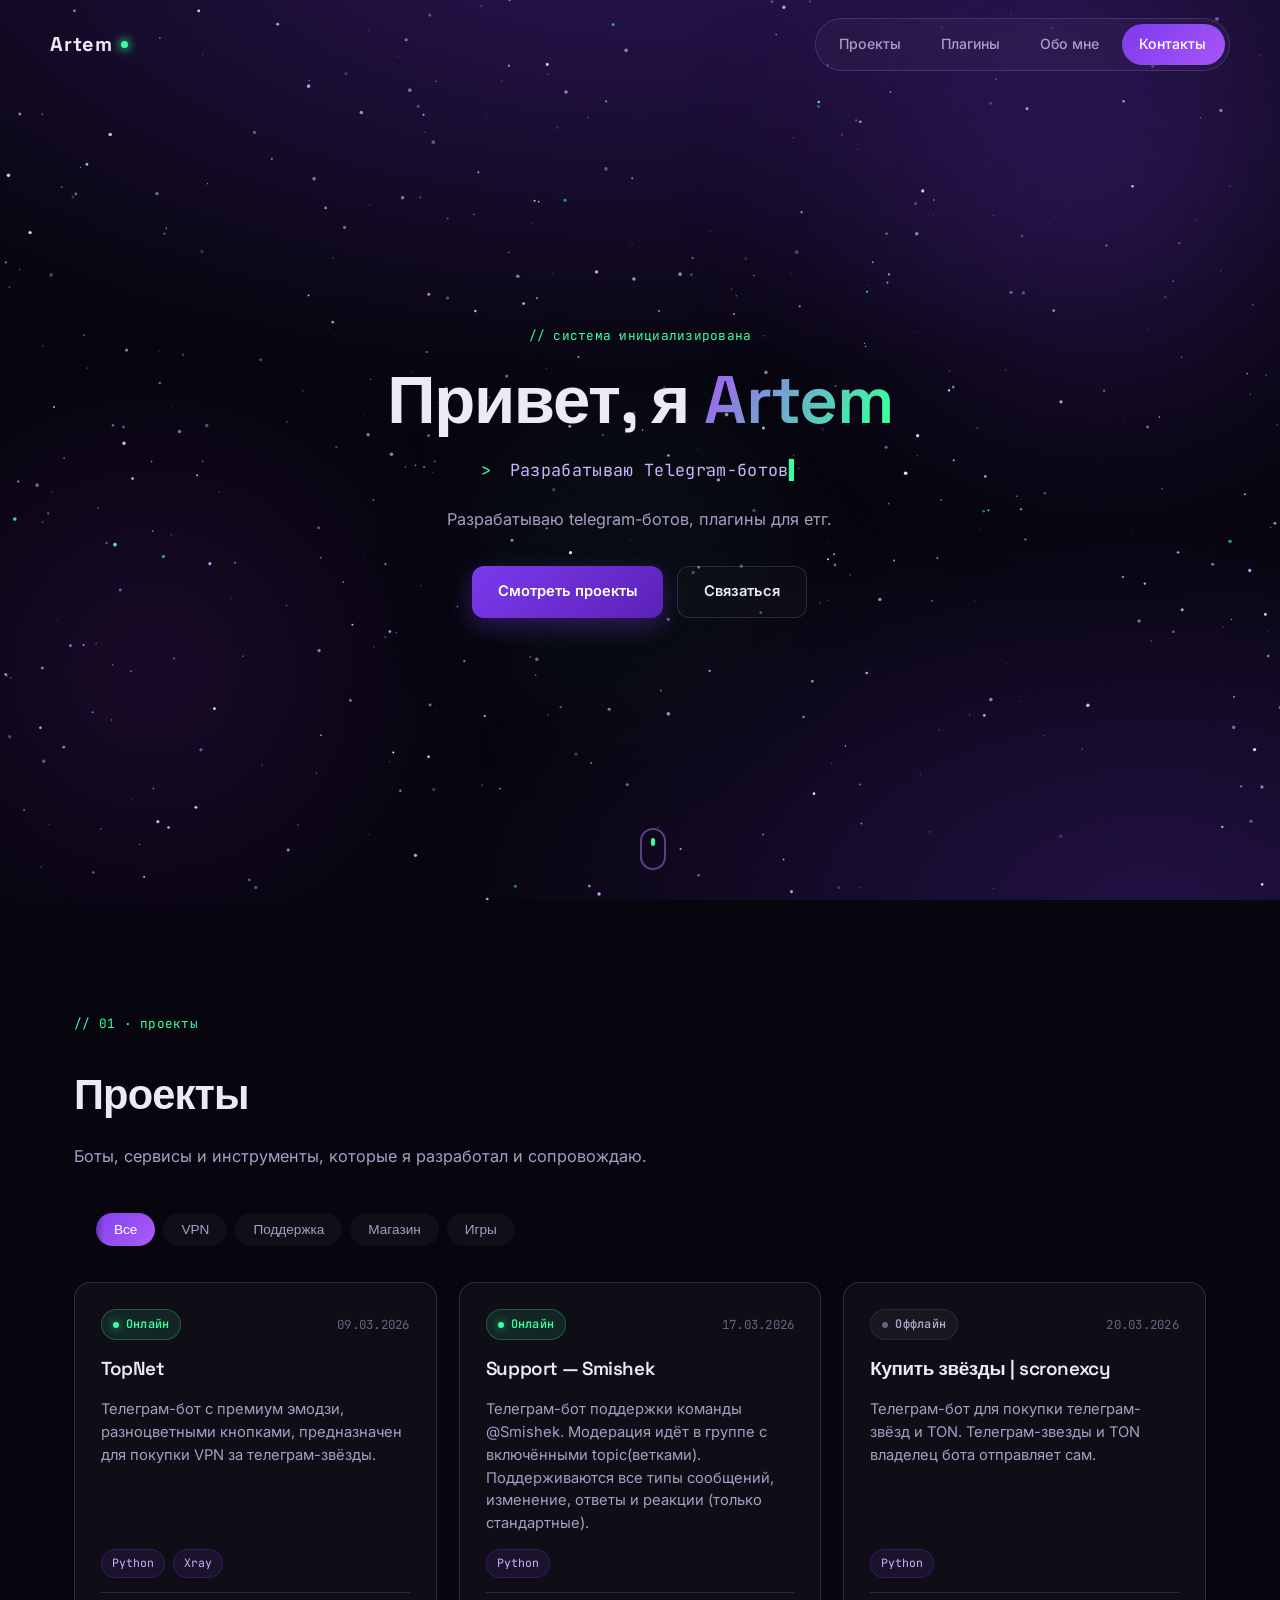
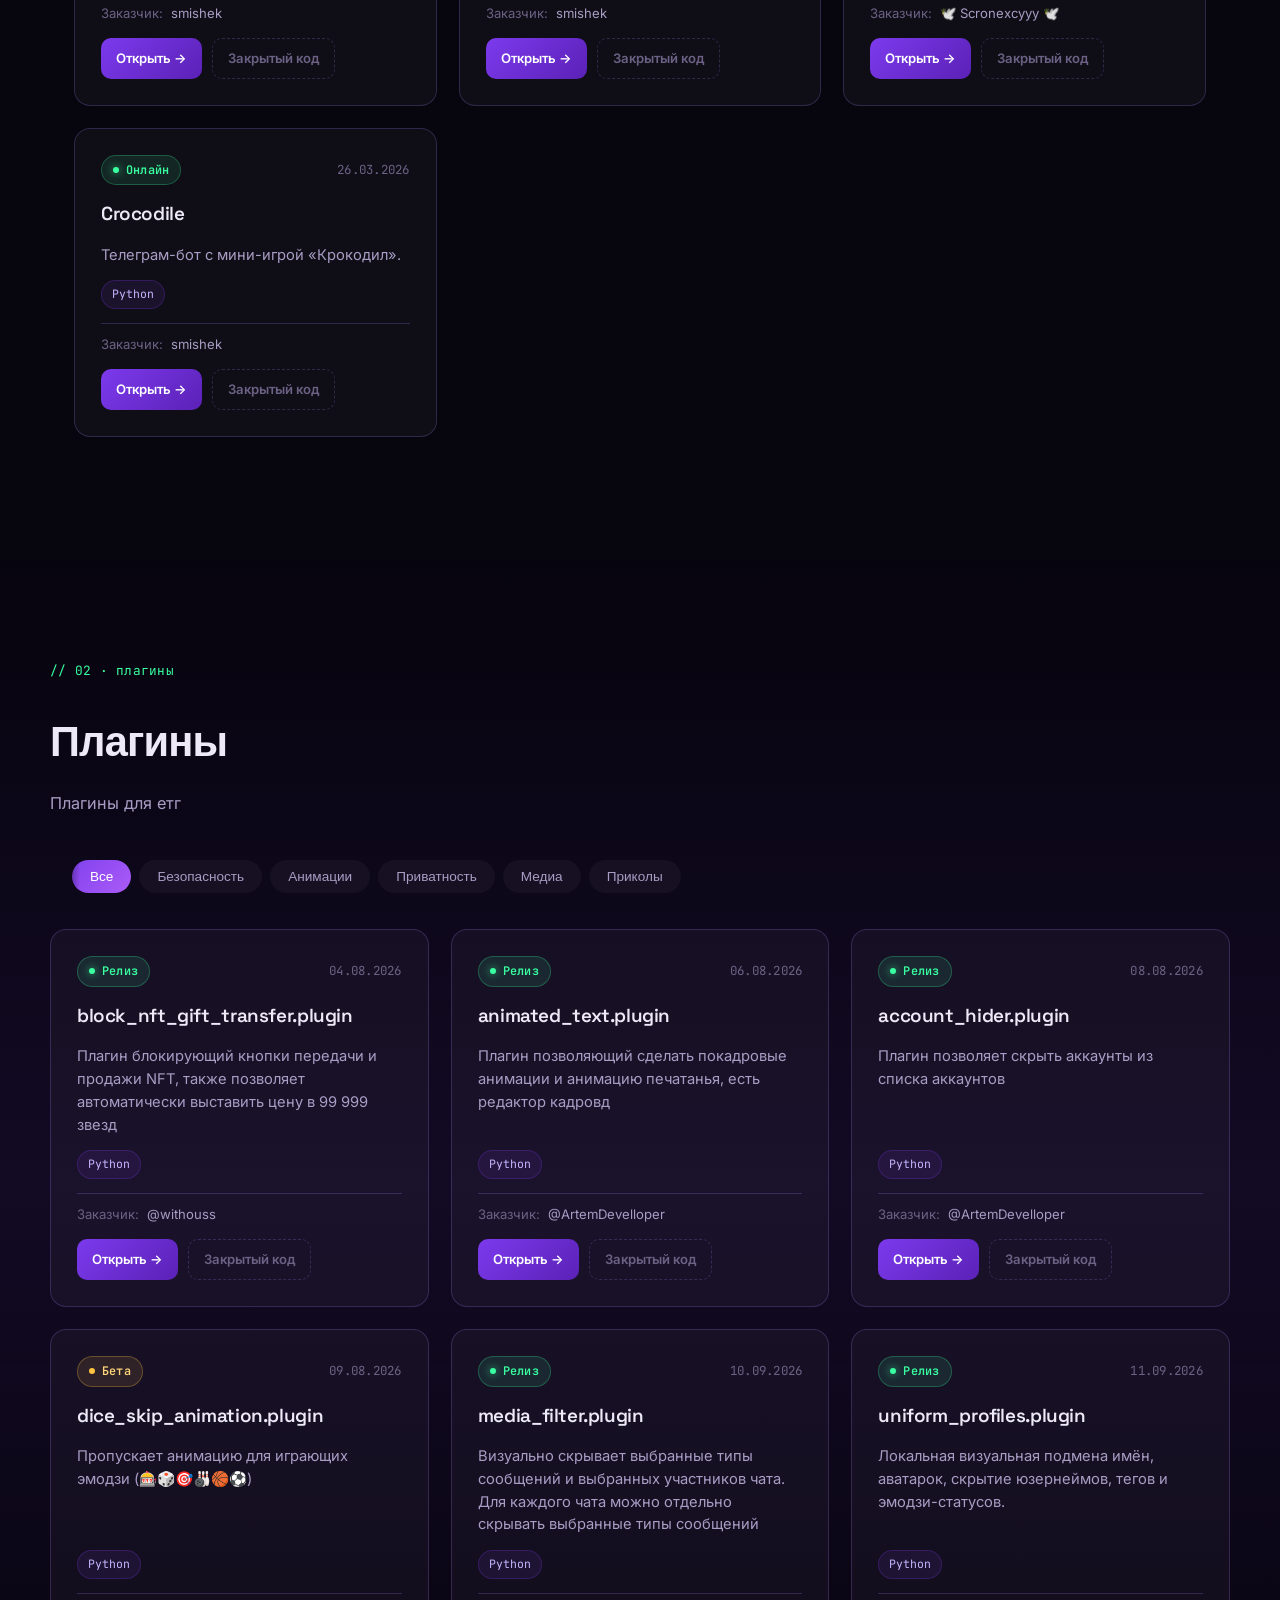
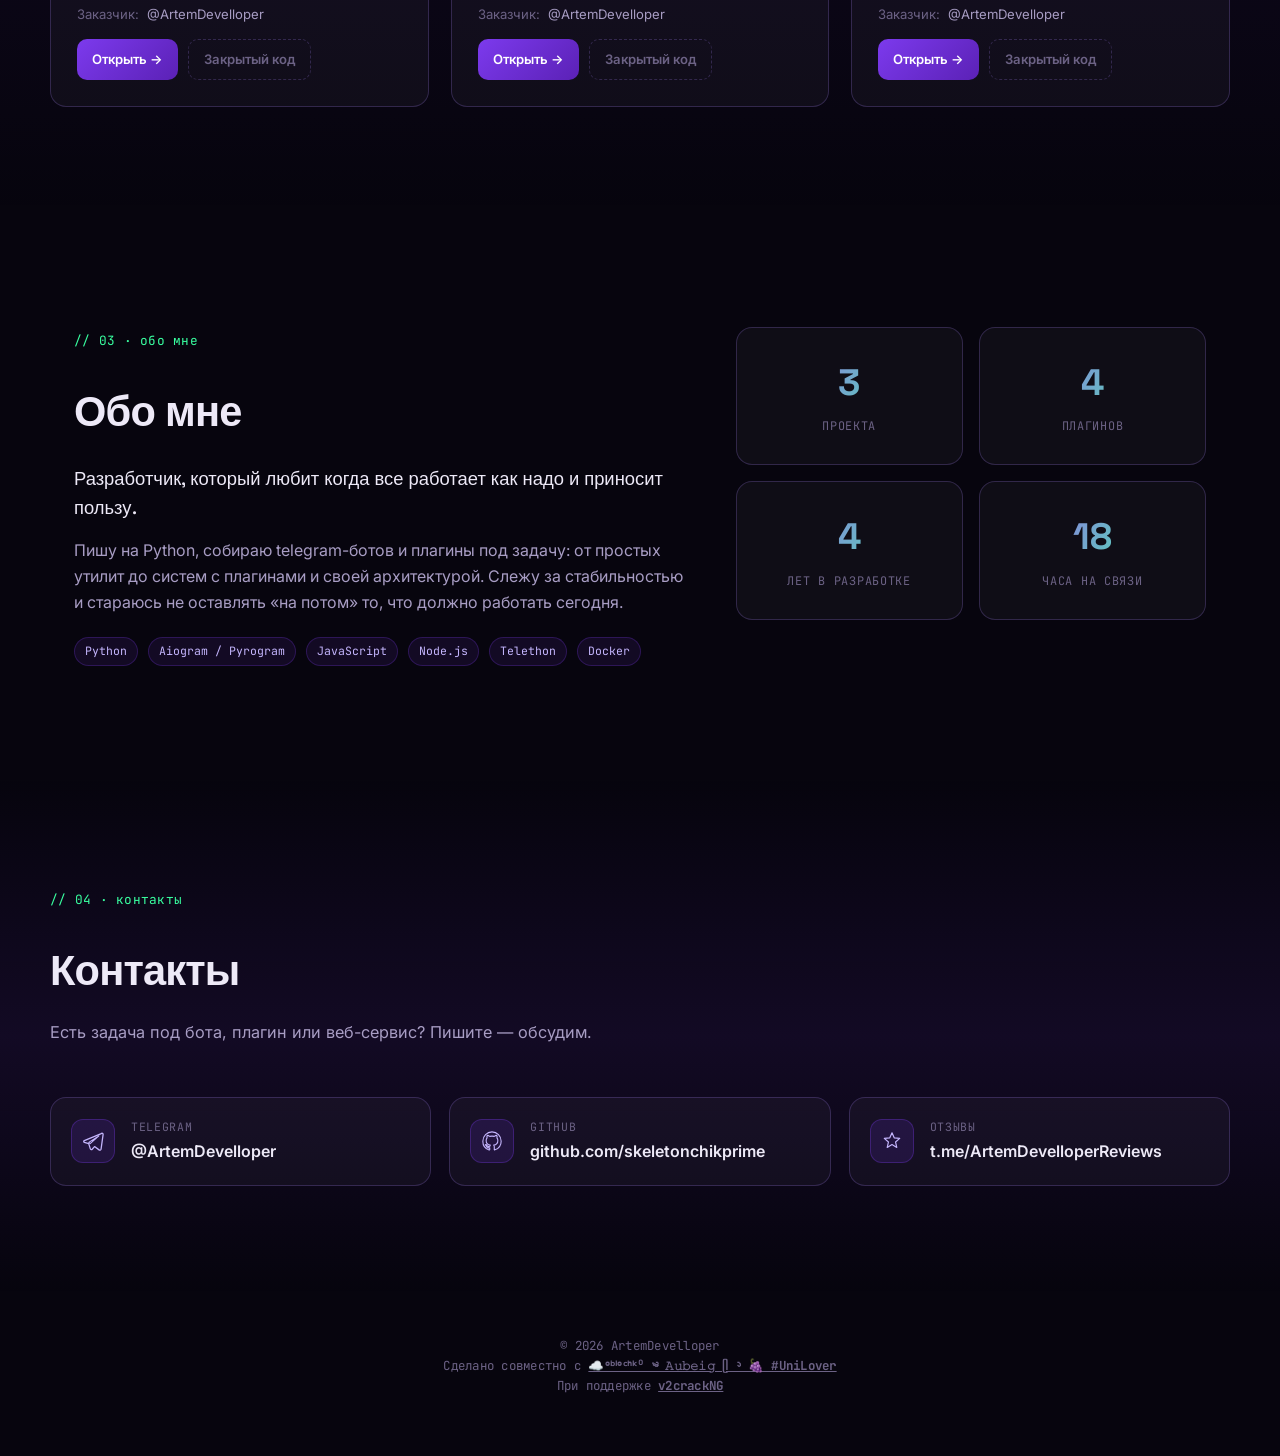
<file: index.html>
<!DOCTYPE html>
<html lang="ru">
<head>
<meta charset="UTF-8">
<meta name="viewport" content="width=device-width, initial-scale=1.0">
<title>Artem | Разработчик Telegram-ботов &amp; плагинов</title>
<meta name="description" content="Портфолио: боты, плагины, проекты и контакты.">
<link rel="preconnect" href="https://fonts.googleapis.com">
<link rel="preconnect" href="https://fonts.gstatic.com" crossorigin>
<link href="https://fonts.googleapis.com/css2?family=Space+Grotesk:wght@400;500;600;700&family=Inter:wght@400;500;600&family=JetBrains+Mono:wght@400;500;600&display=swap" rel="stylesheet">
<link rel="stylesheet" href="style.css">
</head>
<body>

<canvas id="starfield" aria-hidden="true"></canvas>
<div class="nebula nebula-1" aria-hidden="true"></div>
<div class="nebula nebula-2" aria-hidden="true"></div>
<div class="nebula nebula-3" aria-hidden="true"></div>
<div class="grain" aria-hidden="true"></div>

<nav class="nav" id="nav">
  <div class="nav-inner">
    <a href="#hero" class="logo">Artem<span class="logo-dot"></span></a>

    <div class="pills" id="pills">
      <a href="#projects" class="pill" data-target="projects">Проекты</a>
      <a href="#plugins" class="pill" data-target="plugins">Плагины</a>
      <a href="#about" class="pill" data-target="about">Обо мне</a>
      <a href="#contacts" class="pill" data-target="contacts">Контакты</a>
      <span class="pill-glow" id="pillGlow"></span>
    </div>

    <button class="burger" id="burger" aria-label="Открыть меню" aria-expanded="false">
      <span></span><span></span><span></span>
    </button>
  </div>

  <div class="mobile-menu" id="mobileMenu">
    <div class="mobile-menu-inner">
      <a href="#projects" data-target="projects">Проекты</a>
      <a href="#plugins" data-target="plugins">Плагины</a>
      <a href="#about" data-target="about">Обо мне</a>
      <a href="#contacts" data-target="contacts">Контакты</a>
    </div>
  </div>
</nav>

<header id="hero" class="hero">
  <div class="hero-content">
    <p class="eyebrow mono">// система инициализирована</p>
    <h1 class="hero-title">
      Привет, я <span class="accent">Artem</span>
    </h1>
    <div class="hero-typed-line mono">
      <span class="typed-prefix">&gt;</span>
      <span id="typed"></span><span class="cursor">▌</span>
    </div>
    <p class="hero-desc">
      Разрабатываю telegram-ботов, плагины для етг.
    </p>
    <div class="hero-cta">
      <a href="#projects" class="btn btn-primary">
        <span>Смотреть проекты</span>
      </a>
      <a href="#contacts" class="btn btn-ghost">Связаться</a>
    </div>
  </div>
  <a href="#projects" class="scroll-indicator" aria-label="Прокрутить вниз"><span></span></a>
</header>

<main>

  <section id="projects" class="section">
    <div class="section-head reveal">
      <span class="eyebrow mono">// 01 · проекты</span>
      <h2>Проекты</h2>
      <p>Боты, сервисы и инструменты, которые я разработал и сопровождаю.</p>
    </div>

    <div class="filter-bar-wrap">
      <div class="filter-bar" id="projectsFilter"></div>
    </div>

    <div class="cards-grid" id="projectsGrid">
      <div class="loader mono">загрузка данных…</div>
    </div>
  </section>

  <section id="plugins" class="section alt">
    <div class="section-head reveal">
      <span class="eyebrow mono">// 02 · плагины</span>
      <h2>Плагины</h2>
      <p>Плагины для етг</p>
    </div>

    <div class="filter-bar-wrap">
      <div class="filter-bar" id="pluginsFilter"></div>
    </div>

    <div class="cards-grid" id="pluginsGrid">
      <div class="loader mono">загрузка данных…</div>
    </div>
  </section>

  <section id="about" class="section">
    <div class="about-grid">
      <div class="about-text reveal">
        <span class="eyebrow mono">// 03 · обо мне</span>
        <h2>Обо мне</h2>
        <p class="lead">
          Разработчик, который любит когда все работает как надо и приносит пользу.
        </p>
        <p>
          Пишу на Python, собираю telegram-ботов и плагины
          под задачу: от простых утилит до систем с плагинами и своей
          архитектурой. Слежу за стабильностью и стараюсь не оставлять
          «на потом» то, что должно работать сегодня.
        </p>
        <div class="skills">
          <span class="tag">Python</span>
          <span class="tag">Aiogram / Pyrogram</span>
          <span class="tag">JavaScript</span>
          <span class="tag">Node.js</span>
          <span class="tag">Telethon</span>
          <span class="tag">Docker</span>
        </div>
      </div>

      <div class="about-stats reveal">
        <div class="stat-card">
          <span class="stat-num" data-count="30" data-stat="projects">0</span>
          <span class="stat-label mono">проектов</span>
        </div>
        <div class="stat-card">
          <span class="stat-num" data-count="12" data-stat="plugins">0</span>
          <span class="stat-label mono">плагинов</span>
        </div>
        <div class="stat-card">
          <span class="stat-num" data-count="5">0</span>
          <span class="stat-label mono">лет в разработке</span>
        </div>
        <div class="stat-card">
          <span class="stat-num" data-count="24">0</span>
          <span class="stat-label mono">часа на связи</span>
        </div>
      </div>
    </div>
  </section>

  <section id="contacts" class="section alt">
    <div class="section-head reveal">
      <span class="eyebrow mono">// 04 · контакты</span>
      <h2>Контакты</h2>
      <p>Есть задача под бота, плагин или веб-сервис? Пишите — обсудим.</p>
    </div>

    <div class="contacts-grid reveal">
      <a href="https://t.me/ArtemDevelloper" target="_blank" rel="noopener" class="contact-card">
        <span class="contact-icon">
          <svg viewBox="0 0 24 24" fill="none"><path d="M21 4L2.5 11.5c-.9.4-.9 1.6.1 1.9l4.7 1.5 1.8 5.7c.3.9 1.4 1.1 2 .4l2.6-2.9 4.9 3.6c.8.6 2 .2 2.2-.8L23 5c.2-1-.7-1.8-1.6-1.4z" stroke="currentColor" stroke-width="1.4" stroke-linejoin="round"/><path d="M8.9 14.9l9.5-8.4-11 7 1.5 1.4z" stroke="currentColor" stroke-width="1.2" stroke-linejoin="round"/></svg>
        </span>
        <span class="contact-body">
          <span class="contact-label mono">Telegram</span>
          <span class="contact-value">@ArtemDevelloper</span>
        </span>
      </a>

      <a href="https://github.com/skeletonchikprime" target="_blank" rel="noopener" class="contact-card">
        <span class="contact-icon">
          <svg viewBox="0 0 24 24" fill="none"><path d="M12 2C6.48 2 2 6.58 2 12.2c0 4.5 2.87 8.3 6.84 9.65.5.1.68-.22.68-.5v-1.94c-2.78.62-3.37-1.36-3.37-1.36-.46-1.2-1.11-1.52-1.11-1.52-.9-.63.07-.62.07-.62 1 .07 1.53 1.05 1.53 1.05.9 1.56 2.34 1.11 2.91.85.09-.66.35-1.11.63-1.37-2.22-.26-4.56-1.14-4.56-5.06 0-1.12.39-2.03 1.03-2.75-.1-.26-.45-1.3.1-2.7 0 0 .84-.28 2.75 1.05a9.3 9.3 0 0 1 5 0c1.9-1.33 2.75-1.05 2.75-1.05.55 1.4.2 2.44.1 2.7.64.72 1.03 1.63 1.03 2.75 0 3.93-2.34 4.79-4.57 5.05.36.32.68.94.68 1.9v2.82c0 .28.18.61.69.5A10.02 10.02 0 0 0 22 12.2C22 6.58 17.52 2 12 2z" stroke="currentColor" stroke-width="1.2" stroke-linejoin="round"/></svg>
        </span>
        <span class="contact-body">
          <span class="contact-label mono">GitHub</span>
          <span class="contact-value">github.com/skeletonchikprime</span>
        </span>
      </a>

      <a href="https://t.me/ArtemDevelloperReviews" target="_blank" rel="noopener" class="contact-card">
        <span class="contact-icon">
          <svg viewBox="0 0 24 24" fill="none"><path d="M12 3l2.4 5.5 6 .6-4.5 4 1.3 5.9L12 15.9 6.8 19l1.3-5.9-4.5-4 6-.6L12 3z" stroke="currentColor" stroke-width="1.3" stroke-linejoin="round"/></svg>
        </span>
        <span class="contact-body">
          <span class="contact-label mono">Отзывы</span>
          <span class="contact-value">t.me/ArtemDevelloperReviews</span>
        </span>
      </a>
    </div>
  </section>

</main>

<footer class="footer" style="text-align: center;">
  <p class="mono">
    © 2026 ArtemDevelloper<br>
    Сделано совместно с
    <a href="https://t.me/Aubeig" style="font-weight: bold; text-decoration: underline;">☁️ᵒᵇˡᵒᶜʰᵏ⁰ ༄ 𝙰𝚞𝚋𝚎𝚒𝚐 ᥫ᭡ 🍇 #UniLover</a>
    <br>
    При поддержке
    <a href="https://t.me/v2crackNG" style="font-weight: bold; text-decoration: underline;">v2crackNG</a>
  </p>
</footer>

<script src="script.js"></script>
</body>
</html>
</file>
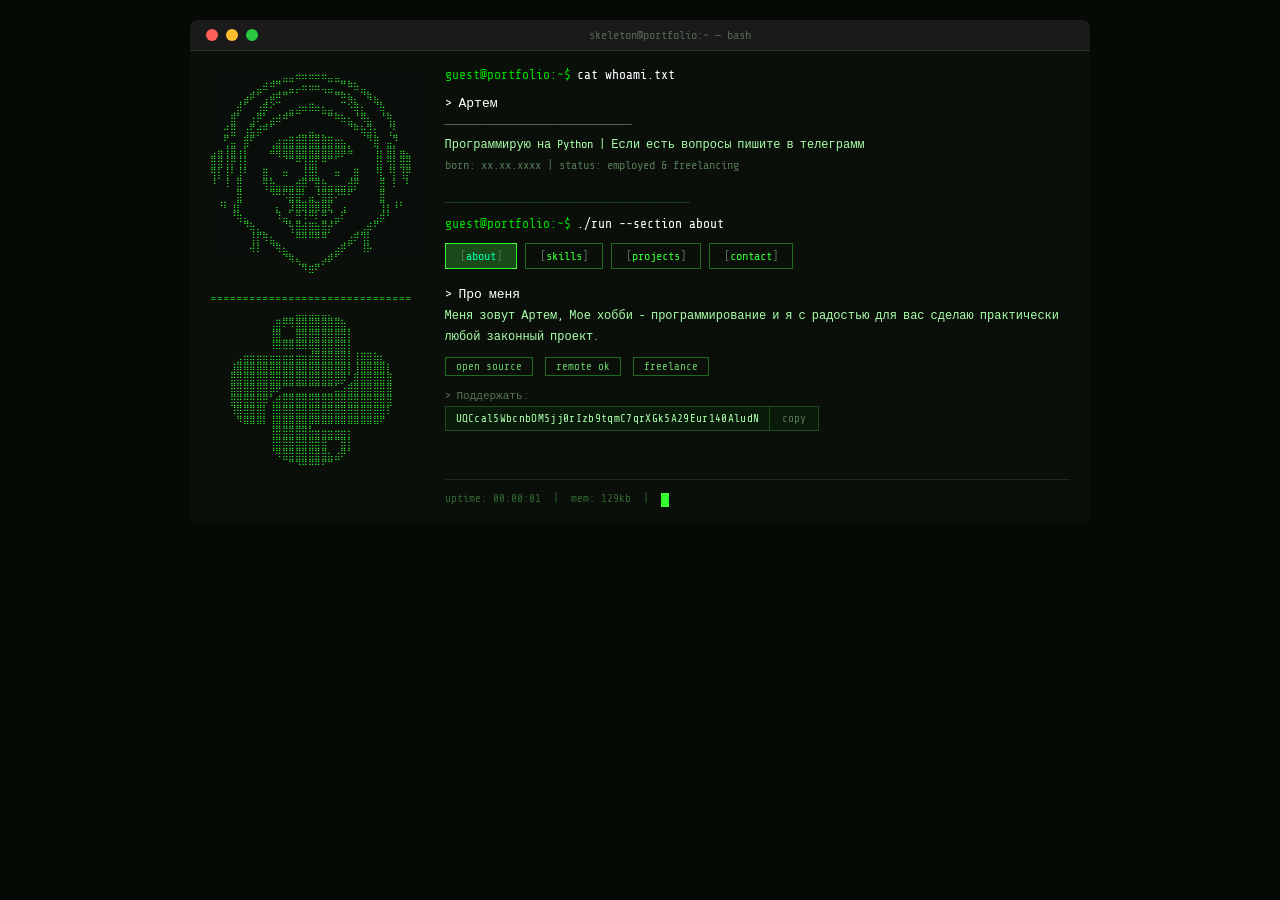
<file: portfolio.html>
<!DOCTYPE html>
<html lang="ru">
<head>
  <meta charset="UTF-8">
  <meta name="viewport" content="width=device-width, initial-scale=1.0">
  <title>skeleton@portfolio</title>
  <link rel="icon" type="image/x-icon" href="skeleton.ico">
  <style>
    @import url('https://fonts.googleapis.com/css2?family=Share+Tech+Mono&display=swap');
    * { box-sizing: border-box; margin: 0; padding: 0; }
    body { background: #050a05; display: flex; justify-content: center; padding: 20px; }
    .term-root { background: #0a0f0a; font-family: 'Share Tech Mono','Courier New',monospace; color: #33ff33; display: flex; flex-direction: column; border-radius: 8px; overflow: hidden; width: 100%; max-width: 900px; }
    .term-bar { background: #1a1a1a; padding: 8px 16px; display: flex; align-items: center; gap: 8px; border-bottom: 1px solid #1e3a1e; flex-shrink: 0; }
    .dot { width: 12px; height: 12px; border-radius: 50%; }
    .dot-r { background: #ff5f57; } .dot-y { background: #febc2e; } .dot-g { background: #28c840; }
    .term-title { flex: 1; text-align: center; font-size: 12px; color: #556655; }
    .term-body { padding: 16px 20px; display: flex; gap: 20px; }
    .skull-col { flex-shrink: 0; display: flex; flex-direction: column; align-items: center; }
    .skull-pre { display: block; font-family: 'Courier New','Lucida Console',monospace; font-size: 9px; line-height: 10.8px; color: #33ff33; opacity: 0.9; }
    .skull-row { display: block; white-space: nowrap; height: 10.8px; }
    .skull-row span { display: inline-block; width: 6.5px; overflow: hidden; text-align: center; font-family: 'Courier New',monospace; }
    .main-col { flex: 1; min-width: 0; display: flex; flex-direction: column; }
    .prompt-line { display: flex; gap: 6px; align-items: flex-start; margin-bottom: 4px; }
    .prompt { color: #00dd00; font-size: 13px; } .cmd { color: #ffffff; font-size: 13px; }
    .output { margin: 6px 0 14px 0; }
    .out-line { font-size: 12px; line-height: 1.7; color: #aaffaa; }
    .out-line.dim { color: #557755; } .out-line.bright { color: #ffffff; font-size: 13px; }
    .out-line.warn { color: #ffcc00; }
    .nav-section { display: flex; flex-wrap: wrap; gap: 8px; margin-top: 8px; }
    .nav-btn { background: transparent; border: 1px solid #1e6a1e; color: #33ff33; font-family: inherit; font-size: 12px; padding: 5px 14px; cursor: pointer; transition: all 0.15s; }
    .nav-btn:hover { background: #0d2a0d; border-color: #33ff33; color: #fff; }
    .nav-btn.active { background: #1a4a1a; border-color: #33ff33; color: #00ffaa; }
    .nav-btn::before { content: '['; color: #557755; } .nav-btn::after { content: ']'; color: #557755; }
    .sections-container { margin-top: 14px; height: 180px; overflow: hidden; position: relative; }
    .section { display: none; height: 100%; overflow-y: auto; }
    .section.visible { display: block; }
    .section::-webkit-scrollbar { width: 4px; }
    .section::-webkit-scrollbar-track { background: #0d1a0d; }
    .section::-webkit-scrollbar-thumb { background: #1e5a1e; border-radius: 2px; }
    .section::-webkit-scrollbar-thumb:hover { background: #33ff33; }
    .skill-bar-row { display: flex; align-items: center; gap: 10px; margin: 4px 0; }
    .skill-name { color: #aaffaa; font-size: 11px; width: 90px; }
    .skill-bar { height: 8px; background: #0d2a0d; border: 1px solid #1e4a1e; flex: 1; overflow: hidden; }
    .skill-fill { height: 100%; background: #33ff33; }
    .skill-pct { color: #557755; font-size: 11px; width: 36px; text-align: right; }
    .cursor { display: inline-block; width: 8px; height: 14px; background: #33ff33; vertical-align: middle; animation: blink 1.1s step-end infinite; }
    @keyframes blink { 50% { opacity: 0; } }
    .divider { color: #1e4a1e; font-size: 12px; margin: 6px 0; }
    .tag { display: inline-block; border: 1px solid #1e6a1e; color: #66cc66; font-size: 11px; padding: 2px 10px; margin: 3px 3px 3px 0; }
    .uptime-line { font-size: 11px; color: #336633; margin-top: 16px; border-top: 1px solid #1a2e1a; padding-top: 12px; flex-shrink: 0; }

    /* TON copy block */
    .ton-block { margin-top: 10px; }
    .ton-label-row { font-size: 11px; color: #557755; margin-bottom: 4px; }
    .ton-copy-row {
      display: inline-flex;
      align-items: stretch;
      border: 1px solid #1e4a1e;
      background: #0a1a0a;
      max-width: 100%;
    }
    .ton-addr-box {
      font-size: 11px;
      color: #aaffaa;
      padding: 5px 10px;
      letter-spacing: 0.03em;
      word-break: break-all;
      user-select: all;
    }
    .ton-copy-btn {
      background: transparent;
      border: none;
      border-left: 1px solid #1e4a1e;
      color: #557755;
      font-family: inherit;
      font-size: 11px;
      padding: 5px 12px;
      cursor: pointer;
      white-space: nowrap;
      transition: background 0.15s, color 0.15s;
      flex-shrink: 0;
    }
    .ton-copy-btn:hover { background: #0d2a0d; color: #33ff33; }
    .ton-copy-btn.copied { color: #00ffaa; background: #0d2a0d; }

    /* Project filter buttons */
    .proj-filter-row {
      display: flex;
      flex-wrap: wrap;
      gap: 5px;
      margin-bottom: 8px;
    }
    .filter-btn {
      background: transparent;
      border: 1px solid #1e4a1e;
      color: #557755;
      font-family: inherit;
      font-size: 10px;
      padding: 2px 9px;
      cursor: pointer;
      transition: all 0.15s;
    }
    .filter-btn::before { content: '['; color: #1e3a1e; }
    .filter-btn::after  { content: ']'; color: #1e3a1e; }
    .filter-btn:hover { border-color: #33ff33; color: #aaffaa; }
    .filter-btn.active { border-color: #33ff33; color: #00ffaa; background: #0d2a0d; }
    .filter-btn.active::before,
    .filter-btn.active::after { color: #336633; }

    .project-item { margin-bottom: 8px; padding-bottom: 8px; border-bottom: 1px solid #0d2a0d; }
    .project-item:last-child { border-bottom: none; margin-bottom: 0; padding-bottom: 0; }
    .proj-title { color: #fff; font-size: 12px; }
    .proj-link { color: #00ffaa; font-size: 11px; text-decoration: none; border-bottom: 1px solid #1e6a1e; transition: color 0.15s, border-color 0.15s; }
    .proj-link:hover { color: #33ff33; border-color: #33ff33; }
    .proj-meta { color: #557755; font-size: 11px; margin-top: 2px; }
    .proj-client-line { font-size: 10px; color: #336633; margin-top: 2px; }
    .proj-tags { margin-top: 3px; }
    .proj-tag { display: inline-block; border: 1px solid #1e4a1e; color: #556655; font-size: 10px; padding: 1px 6px; margin-right: 4px; }
  </style>
</head>
<body>

<div class="term-root">
  <div class="term-bar">
    <div class="dot dot-r"></div>
    <div class="dot dot-y"></div>
    <div class="dot dot-g"></div>
    <span class="term-title">skeleton@portfolio:~ — bash</span>
  </div>

  <div class="term-body">
    <div class="skull-col">
      <div class="skull-pre" id="skullPre"></div>
    </div>

    <div class="main-col">
      <div class="prompt-line">
        <span class="prompt">guest@portfolio:~$</span>
        <span class="cmd">cat whoami.txt</span>
      </div>
      <div class="output">
        <div class="out-line bright">&gt; Артем</div>
        <div class="out-line dim">&#9472;&#9472;&#9472;&#9472;&#9472;&#9472;&#9472;&#9472;&#9472;&#9472;&#9472;&#9472;&#9472;&#9472;&#9472;&#9472;&#9472;&#9472;&#9472;&#9472;&#9472;&#9472;&#9472;&#9472;&#9472;&#9472;</div>
        <div class="out-line">Программирую на Python | Если есть вопросы пишите в телеграмм</div>
        <div class="out-line dim">born: xx.xx.xxxx | status: employed &amp; freelancing</div>
      </div>

      <div class="divider">&#9472;&#9472;&#9472;&#9472;&#9472;&#9472;&#9472;&#9472;&#9472;&#9472;&#9472;&#9472;&#9472;&#9472;&#9472;&#9472;&#9472;&#9472;&#9472;&#9472;&#9472;&#9472;&#9472;&#9472;&#9472;&#9472;&#9472;&#9472;&#9472;&#9472;&#9472;&#9472;&#9472;&#9472;</div>

      <div class="prompt-line">
        <span class="prompt">guest@portfolio:~$</span>
        <span class="cmd" id="active-cmd">./run --section about</span>
      </div>
      <div class="nav-section">
        <button class="nav-btn active" onclick="show('about',this)">about</button>
        <button class="nav-btn" onclick="show('skills',this)">skills</button>
        <button class="nav-btn" onclick="show('projects',this)">projects</button>
        <button class="nav-btn" onclick="show('contact',this)">contact</button>
      </div>

      <div class="sections-container">

        <!-- ABOUT -->
        <div class="section visible" id="section-about">
          <div class="out-line bright">&gt; Про меня</div>
          <div class="out-line">Меня зовут Артем, Мое хобби - программирование и я с радостью для вас сделаю практически любой законный проект.</div>
          <div style="margin-top:8px;">
            <span class="tag">open source</span>
            <span class="tag">remote ok</span>
            <span class="tag">freelance</span>
          </div>
          <div class="ton-block">
            <div class="ton-label-row">&gt; Поддержать:</div>
            <div class="ton-copy-row">
              <span class="ton-addr-box" id="tonAddr">UQCcal5WbcnbOM5jj0rIzb9tqmC7qrXGk5A29Eur140AludN</span>
              <button class="ton-copy-btn" id="tonCopyBtn" onclick="copyTon()">copy</button>
            </div>
          </div>
        </div>

        <!-- SKILLS -->
        <div class="section" id="section-skills">
          <div class="out-line bright">&gt; Навыки</div>
          <div style="margin-top:8px;">
            <div class="skill-bar-row"><span class="skill-name">Telegram Bot</span><div class="skill-bar"><div class="skill-fill" style="width:90%"></div></div><span class="skill-pct">80%</span></div>
            <div class="skill-bar-row"><span class="skill-name">Telegram User Bot</span><div class="skill-bar"><div class="skill-fill" style="width:85%"></div></div><span class="skill-pct">65%</span></div>
            <div class="skill-bar-row"><span class="skill-name">Telegram Mini App</span><div class="skill-bar"><div class="skill-fill" style="width:80%"></div></div><span class="skill-pct">50%</span></div>
          </div>
        </div>

        <!-- PROJECTS -->
        <div class="section" id="section-projects">
          <div class="proj-filter-row">
            <button class="filter-btn active" onclick="filterProjects('all',this)">All</button>
            <button class="filter-btn" onclick="filterProjects('smishek',this)">Smishek</button>
            <button class="filter-btn" onclick="filterProjects('scronexcy',this)">scronexcy</button>
            <button class="filter-btn" onclick="filterProjects('own',this)">My</button>
          </div>
          <div id="projList">

            <div class="project-item" data-client="smishek">
              <div><span style="color:#00ffaa">&#9656;</span> <span class="proj-title">TopNet</span> &nbsp;<a class="proj-link" href="https://t.me/T0pNetbot?start=_tgr_PPr7ulQzODky" target="_blank">Telegram &#8599;</a></div>
              <div class="proj-meta">Телеграмм бот для покупки VPN.</div>
              <div class="proj-client-line">Дата выпуска: 09.03.2026 <br>Заказчик: <a class="proj-link" href="https://t.me/Smishek" target="_blank">smishek &#8599;</a></div>
              <div class="proj-tags"><span class="proj-tag">Python</span></div>
            </div>

            <div class="project-item" data-client="smishek">
              <div><span style="color:#00ffaa">&#9656;</span> <span class="proj-title">Support - Smishek</span> &nbsp;<a class="proj-link" href="https://t.me/Supp0rt_R0bot" target="_blank">Telegram &#8599;</a></div>
              <div class="proj-meta">Телеграмм бот поддержки для канала смишек.</div>
              <div class="proj-client-line">Дата выпуска: 17.03.2026 <br>Заказчик: <a class="proj-link" href="https://t.me/Smishek" target="_blank">smishek &#8599;</a></div>
              <div class="proj-tags"><span class="proj-tag">Python</span></div>
            </div>

            <div class="project-item" data-client="scronexcy">
              <div><span style="color:#00ffaa">&#9656;</span> <span class="proj-title">Купить звезды</span> &nbsp;<a class="proj-link" href="https://t.me/sellstarscronn_bot" target="_blank">Telegram &#8599;</a></div>
              <div class="proj-meta">Телеграмм бот для покупки телеграмм звезд и ТОН.</div>
              <div class="proj-client-line">Дата выпуска: 20.03.2026 <br>Заказчик: <a class="proj-link" href="https://t.me/Scronexcyyy" target="_blank">🕊️スクロネックス🕊️ &#8599;</a></div>
              <div class="proj-tags"><span class="proj-tag">Python</span></div>
            </div>

            <div class="project-item" data-client="smishek">
              <div><span style="color:#00ffaa">&#9656;</span> <span class="proj-title">Crocodile</span> &nbsp;<a class="proj-link" href="https://t.me/Crocodi1ebot" target="_blank">Telegram &#8599;</a></div>
              <div class="proj-meta">Телеграмм бот с мини игрой Крокодил.</div>
              <div class="proj-client-line">Дата выпуска: 26.03.2026 <br>Заказчик: <a class="proj-link" href="https://t.me/Smishek" target="_blank">smishek &#8599;</a></div>
              <div class="proj-tags"><span class="proj-tag">Python</span></div>
            </div>

            <div class="project-item" data-client="smishek">
              <div><span style="color:#00ffaa">&#9656;</span> <span class="proj-title">TopLuck</span> &nbsp;<a class="proj-link" href="https://t.me/TopLuck_bot?start=_tgr_j8aEOeNlZTJi" target="_blank">Telegram &#8599;</a></div>
              <div class="proj-meta">Телеграмм бот азартными мини-играми.</div>
              <div class="proj-client-line">Дата выпуска: 03.04.2026 <br>Заказчик: <a class="proj-link" href="https://t.me/Smishek" target="_blank">smishek &#8599;</a></div>
              <div class="proj-tags"><span class="proj-tag">Python</span></div>
            </div>

          </div>
        </div>

        <!-- CONTACT -->
        <div class="section" id="section-contact">
          <div class="out-line bright">&gt; Контакты</div>
          <div style="margin-top:8px;">
            <div class="out-line"><span style="color:#557755">Telegram </span> <a class="proj-link" href="https://t.me/ArtemKirss" target="_blank">@ArtemKirss &#8599;</a></div>
            <div class="out-line warn" style="margin-top:10px;">Примерное время ответа: &lt; 24h</div>
          </div>
        </div>

      </div>

      <div class="uptime-line">
        uptime: <span id="uptime">00:00:00</span> &nbsp;|&nbsp; mem: <span id="mem">128</span>kb &nbsp;|&nbsp; <span class="cursor"></span>
      </div>
    </div>
  </div>
</div>

<script>
  var TON_ADDRESS = 'UQCcal5WbcnbOM5jj0rIzb9tqmC7qrXGk5A29Eur140AludN';
  document.getElementById('tonAddr').textContent = TON_ADDRESS;

  function copyTon() {
    navigator.clipboard.writeText(TON_ADDRESS).then(function() {
      var btn = document.getElementById('tonCopyBtn');
      btn.textContent = 'copied!';
      btn.classList.add('copied');
      setTimeout(function() {
        btn.textContent = 'copy';
        btn.classList.remove('copied');
      }, 2000);
    });
  }

  function filterProjects(client, btn) {
    document.querySelectorAll('.filter-btn').forEach(function(b) { b.classList.remove('active'); });
    btn.classList.add('active');
    document.querySelectorAll('.project-item').forEach(function(item) {
      item.style.display = (client === 'all' || item.dataset.client === client) ? '' : 'none';
    });
  }

  function show(name, btn) {
    document.querySelectorAll('.section').forEach(function(s){ s.classList.remove('visible'); });
    document.querySelectorAll('.nav-btn').forEach(function(b){ b.classList.remove('active'); });
    document.getElementById('section-' + name).classList.add('visible');
    btn.classList.add('active');
    document.getElementById('active-cmd').textContent = './run --section ' + name;
  }

  var t = 0;
  setInterval(function() {
    t++;
    var h = String(Math.floor(t / 3600)).padStart(2, '0');
    var m = String(Math.floor(t % 3600 / 60)).padStart(2, '0');
    var s = String(t % 60).padStart(2, '0');
    document.getElementById('uptime').textContent = h + ':' + m + ':' + s;
    document.getElementById('mem').textContent = String(128 + Math.floor(Math.sin(t * 0.1) * 12));
  }, 1000);

  var skullLines = [
  '\u2800\u2800\u2800\u2800\u2800\u2800\u2800\u2800\u2800\u2800\u2800\u2800\u2800\u28C0\u28C0\u28C0\u28C0\u28C0\u2800\u2800\u2800\u2800\u2800\u2800\u2800\u2800\u2800\u2800\u2800\u2800\u2800',
  '\u2800\u2800\u2800\u2800\u2800\u2800\u2800\u2800\u28E0\u28F4\u2836\u281B\u281B\u2809\u28C9\u28C9\u28C9\u2809\u281B\u281B\u2836\u28E6\u28C4\u2800\u2800\u2800\u2800\u2800\u2800\u2800',
  '\u2800\u2800\u2800\u2800\u2800\u2880\u28F4\u281F\u2809\u28E0\u28F4\u2836\u281B\u280B\u2809\u2809\u2809\u2819\u281B\u2836\u28E6\u28C4\u2809\u283B\u28E6\u2840\u2800\u2800\u2800\u2800',
  '\u2800\u2800\u2800\u2800\u28F0\u281F\u2801\u2880\u28FC\u286B\u2812\u2800\u2800\u2880\u28C0\u28E4\u28C0\u2840\u2800\u2800\u2812\u289D\u28E7\u2840\u2808\u283B\u28C6\u2800\u2800\u2800',
  '\u2800\u2800\u2800\u28F4\u280F\u2800\u2880\u28FE\u280F\u2880\u28E0\u28F4\u283F\u281B\u2809\u2809\u2809\u281B\u283F\u28E6\u28C4\u2840\u2839\u28F7\u2840\u2800\u2839\u28E6\u2800\u2800',
  '\u2800\u2800\u28E0\u28FF\u2800\u2880\u287E\u28E1\u28F4\u281F\u2809\u2800\u2800\u2800\u2800\u2800\u2800\u2800\u2800\u2800\u2809\u283B\u28E6\u28CC\u28BF\u2840\u2800\u2838\u2847\u2800\u2800\u2800',
  '\u2800\u2800\u2876\u281B\u2800\u28FC\u287F\u280B\u2800\u2800\u2880\u28C0\u28E4\u28F4\u28F6\u28FF\u28F6\u28E6\u28E4\u28C0\u2840\u2800\u2800\u2819\u28BF\u28E7\u2800\u2818\u28B6\u2800\u2800',
  '\u2800\u28C0\u28B0\u28FF\u2880\u285F\u2800\u2800\u2800\u28F0\u28FF\u28FF\u28FF\u28FF\u28FF\u28FF\u28FF\u28FF\u28FF\u28FF\u28FF\u28C6\u2800\u2800\u2800\u28BB\u2840\u28FF\u2846\u28C0\u2800',
  '\u28FE\u28FF\u28B8\u28FF\u28B8\u2847\u2800\u2800\u2800\u2809\u2819\u283B\u283F\u28FF\u28BF\u28FF\u287F\u28FF\u283F\u281F\u280B\u2809\u2800\u2800\u2800\u28B8\u2847\u28FF\u2847\u28FF\u28F7',
  '\u28FF\u285F\u28B8\u2847\u28B8\u2847\u2800\u2800\u28E4\u2800\u2800\u28C0\u2800\u2800\u28B8\u28FF\u2847\u2800\u2800\u28C0\u2800\u2800\u28E4\u2800\u2800\u28B8\u2847\u28B8\u2847\u28BB\u28FF\u2800',
  '\u28B8\u2803\u28B8\u2800\u28FE\u2800\u2800\u2800\u28FF\u28C6\u2800\u2809\u2800\u28E0\u28FE\u283F\u28F7\u28C4\u2800\u2809\u2800\u28F0\u28FF\u2800\u2800\u2800\u28F7\u2800\u2847\u2818\u2847\u2800',
  '\u2800\u2800\u2808\u2800\u28FF\u2800\u2800\u2800\u2818\u28BF\u28FF\u287F\u28FF\u28FF\u284F\u2800\u28B9\u28FF\u28FF\u28BF\u28FF\u287F\u2803\u2800\u2800\u2800\u28FF\u2800\u2801\u2800\u2800\u2800',
  '\u2800\u28A0\u2844\u2880\u287F\u2800\u2800\u2800\u2800\u2800\u2800\u2808\u28BF\u28FF\u28E4\u28FF\u28E4\u28FF\u287F\u2801\u2800\u2800\u2800\u2800\u2800\u2800\u28BF\u2840\u28A0\u2844\u2800\u2800',
  '\u2800\u2800\u2801\u28B8\u28C7\u2800\u2800\u2800\u2800\u2800\u28A7\u2800\u281E\u28FF\u28BB\u28FF\u285F\u28FF\u2833\u2800\u287C\u2800\u2800\u2800\u2800\u2800\u28F8\u2847\u2808\u2800\u2800\u2800',
  '\u2800\u2800\u2800\u2800\u2819\u28B7\u28C4\u2800\u2800\u2800\u2808\u283B\u28C6\u28F6\u28E8\u28E4\u28C5\u28F6\u28F0\u281F\u2801\u2800\u2800\u2800\u28E0\u287E\u280B\u2800\u2800\u2800\u2800\u2800',
  '\u2800\u2800\u2800\u2800\u2800\u2800\u28B9\u2877\u28E6\u2840\u2800\u2800\u2818\u28FF\u28FF\u28FF\u28FF\u28FF\u2803\u2800\u2800\u2880\u28F4\u28BE\u284F\u2800\u2800\u2800\u2800\u2800\u2800\u2800',
  '\u2800\u2800\u2800\u2800\u2800\u2800\u28F8\u2847\u2808\u283B\u28E6\u2840\u2800\u2800\u2800\u2800\u2800\u2800\u2800\u2880\u28F4\u281F\u2801\u28B8\u28C7\u2800\u2800\u2800\u2800\u2800\u2800\u2800',
  '\u2800\u2800\u2800\u2800\u2800\u2800\u2808\u2801\u2800\u2800\u2808\u283B\u28E6\u2840\u2800\u2800\u2800\u2880\u28F4\u281F\u2801\u2800\u2800\u2808\u2801\u2800\u2800\u2800\u2800\u2800\u2800\u2800',
  '\u2800\u2800\u2800\u2800\u2800\u2800\u2800\u2800\u2800\u2800\u2800\u2800\u2808\u2819\u28B6\u28E4\u2876\u280B\u2801\u2800\u2800\u2800\u2800\u2800\u2800\u2800\u2800\u2800\u2800\u2800\u2800\u2800',
  '\u2800\u2800\u2800\u2800\u2800\u2800\u2800\u2800\u2800\u2800\u2800\u2800\u2800\u2800\u2800\u2809\u2800\u2800\u2800\u2800\u2800\u2800\u2800\u2800\u2800\u2800\u2800\u2800\u2800\u2800\u2800\u2800\u2800',
  '',
  '\u003D\u003D\u003D\u003D\u003D\u003D\u003D\u003D\u003D\u003D\u003D\u003D\u003D\u003D\u003D\u003D\u003D\u003D\u003D\u003D\u003D\u003D\u003D\u003D\u003D\u003D\u003D\u003D\u003D\u003D\u003D',
  '',
  '\u2800\u2800\u2800\u2800\u2800\u2800\u2800\u2800\u2800\u2800\u28E4\u28F6\u28F6\u28FF\u28FF\u28FF\u28FF\u28FF\u28F7\u28F6\u28C4\u2800\u2800\u2800\u2800\u2800\u2800\u2800\u2800\u2800\u2800\u2800',
  '\u2800\u2800\u2800\u2800\u2800\u2800\u2800\u2800\u2800\u28B8\u28FF\u2801\u2808\u28FF\u28FF\u28FF\u28FF\u28FF\u28FF\u28FF\u28FF\u2846\u2800\u2800\u2800\u2800\u2800\u2800\u2800\u2800\u2800\u2800',
  '\u2800\u2800\u2800\u2800\u2800\u2800\u2800\u2800\u2800\u28B8\u28FF\u28F6\u28F6\u28FF\u28FF\u28FF\u28FF\u28FF\u28FF\u28FF\u28FF\u2847\u2800\u2800\u2800\u2800\u2800\u2800\u2800\u2800\u2800\u2800',
  '\u2800\u2800\u2800\u2800\u2800\u28C0\u28C0\u28C0\u28C0\u28C8\u28C9\u28C9\u28C9\u28C9\u28C9\u28F9\u28FF\u28FF\u28FF\u28FF\u28FF\u2847\u28A0\u28E4\u28E4\u28C4\u2840\u2800\u2800\u2800\u2800',
  '\u2800\u2800\u2800\u28A0\u28FE\u28FF\u28FF\u28FF\u28FF\u28FF\u28FF\u28FF\u28FF\u28FF\u28FF\u28FF\u28FF\u28FF\u28FF\u28FF\u28FF\u2847\u28B8\u28FF\u28FF\u28FF\u28F7\u2844\u2800\u2800\u2800',
  '\u2800\u2800\u2800\u28FE\u28FF\u28FF\u28FF\u28FF\u28FF\u28FF\u28FF\u28FF\u28FF\u28FF\u28FF\u28FF\u28FF\u28FF\u28FF\u28FF\u28FF\u2807\u28FC\u28FF\u28FF\u28FF\u28FF\u28E7\u2800\u2800\u2800',
  '\u2800\u2800\u2800\u28FF\u28FF\u28FF\u28FF\u28FF\u28FF\u28FF\u28FF\u283F\u283F\u283F\u283F\u283F\u283F\u283F\u283F\u281F\u288B\u28F4\u28FF\u28FF\u28FF\u28FF\u28FF\u28FF\u2800\u2800\u2800',
  '\u2800\u2800\u2800\u28FF\u28FF\u28FF\u28FF\u28FF\u28FF\u280F\u28E1\u28F6\u28F6\u28F6\u28F6\u28F6\u28F6\u28F6\u28F6\u28FF\u28FF\u28FF\u28FF\u28FF\u28FF\u28FF\u28FF\u28FF\u2800\u2800\u2800',
  '\u2800\u2800\u2800\u28BB\u28FF\u28FF\u28FF\u28FF\u284F\u28B8\u28FF\u28FF\u28FF\u28FF\u28FF\u28FF\u28FF\u28FF\u28FF\u28FF\u28FF\u28FF\u28FF\u28FF\u28FF\u28FF\u28FF\u285F\u2800\u2800\u2800',
  '\u2800\u2800\u2800\u2808\u28BF\u28FF\u28FF\u28FF\u2847\u28B8\u28FF\u28FF\u28FF\u28FF\u28FF\u28FF\u28FF\u28FF\u28FF\u28FF\u28FF\u28FF\u28FF\u28FF\u28FF\u28FF\u287F\u2801\u2800\u2800\u2800',
  '\u2800\u2800\u2800\u2800\u2800\u2809\u2809\u2809\u2801\u28B8\u28FF\u28FF\u28FF\u28FF\u28FF\u28CF\u28C9\u28C9\u28C9\u28C9\u28C9\u2849\u2809\u2809\u2809\u2809\u2800\u2800\u2800\u2800\u2800',
  '\u2800\u2800\u2800\u2800\u2800\u2800\u2800\u2800\u2800\u28B8\u28FF\u28FF\u28FF\u28FF\u28FF\u28FF\u28FF\u28FF\u283F\u283F\u28FF\u2847\u2800\u2800\u2800\u2800\u2800\u2800\u2800\u2800\u2800\u2800',
  '\u2800\u2800\u2800\u2800\u2800\u2800\u2800\u2800\u2800\u2838\u28FF\u28FF\u28FF\u28FF\u28FF\u28FF\u28FF\u28FF\u2840\u2880\u28FF\u2807\u2800\u2800\u2800\u2800\u2800\u2800\u2800\u2800\u2800\u2800',
  '\u2800\u2800\u2800\u2800\u2800\u2800\u2800\u2800\u2800\u2800\u2808\u281B\u283F\u28BF\u28FF\u28FF\u28FF\u287F\u283F\u281B\u2801\u2800\u2800\u2800\u2800\u2800\u2800\u2800\u2800\u2800\u2800\u2800\u2800',
  ];

  var EMPTY = '\u2800';
  var container = document.getElementById('skullPre');
  skullLines.forEach(function(line) {
    var rowEl = document.createElement('div');
    rowEl.className = 'skull-row';
    Array.from(line).forEach(function(ch) {
      var sp = document.createElement('span');
      sp.textContent = (ch === EMPTY) ? '\u00A0' : ch;
      rowEl.appendChild(sp);
    });
    container.appendChild(rowEl);
  });
</script>

</body>
</html>
</file>
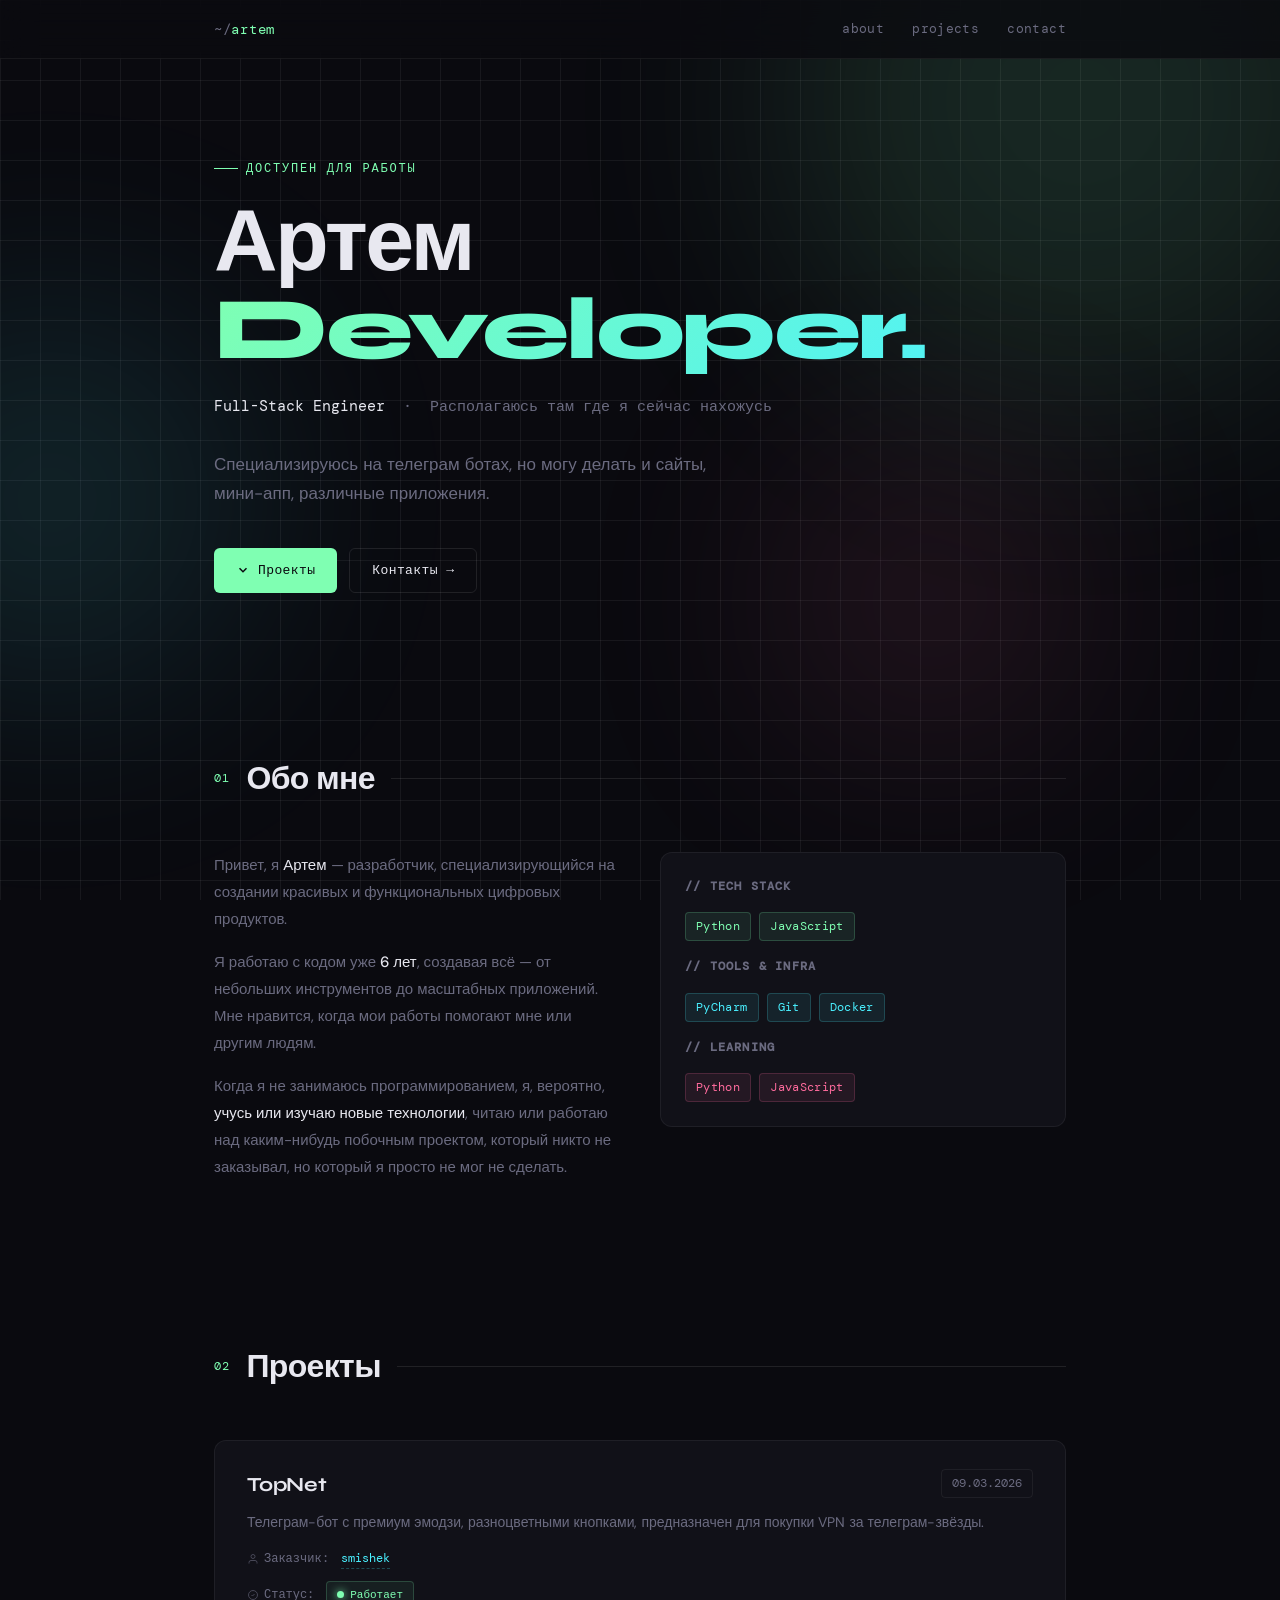
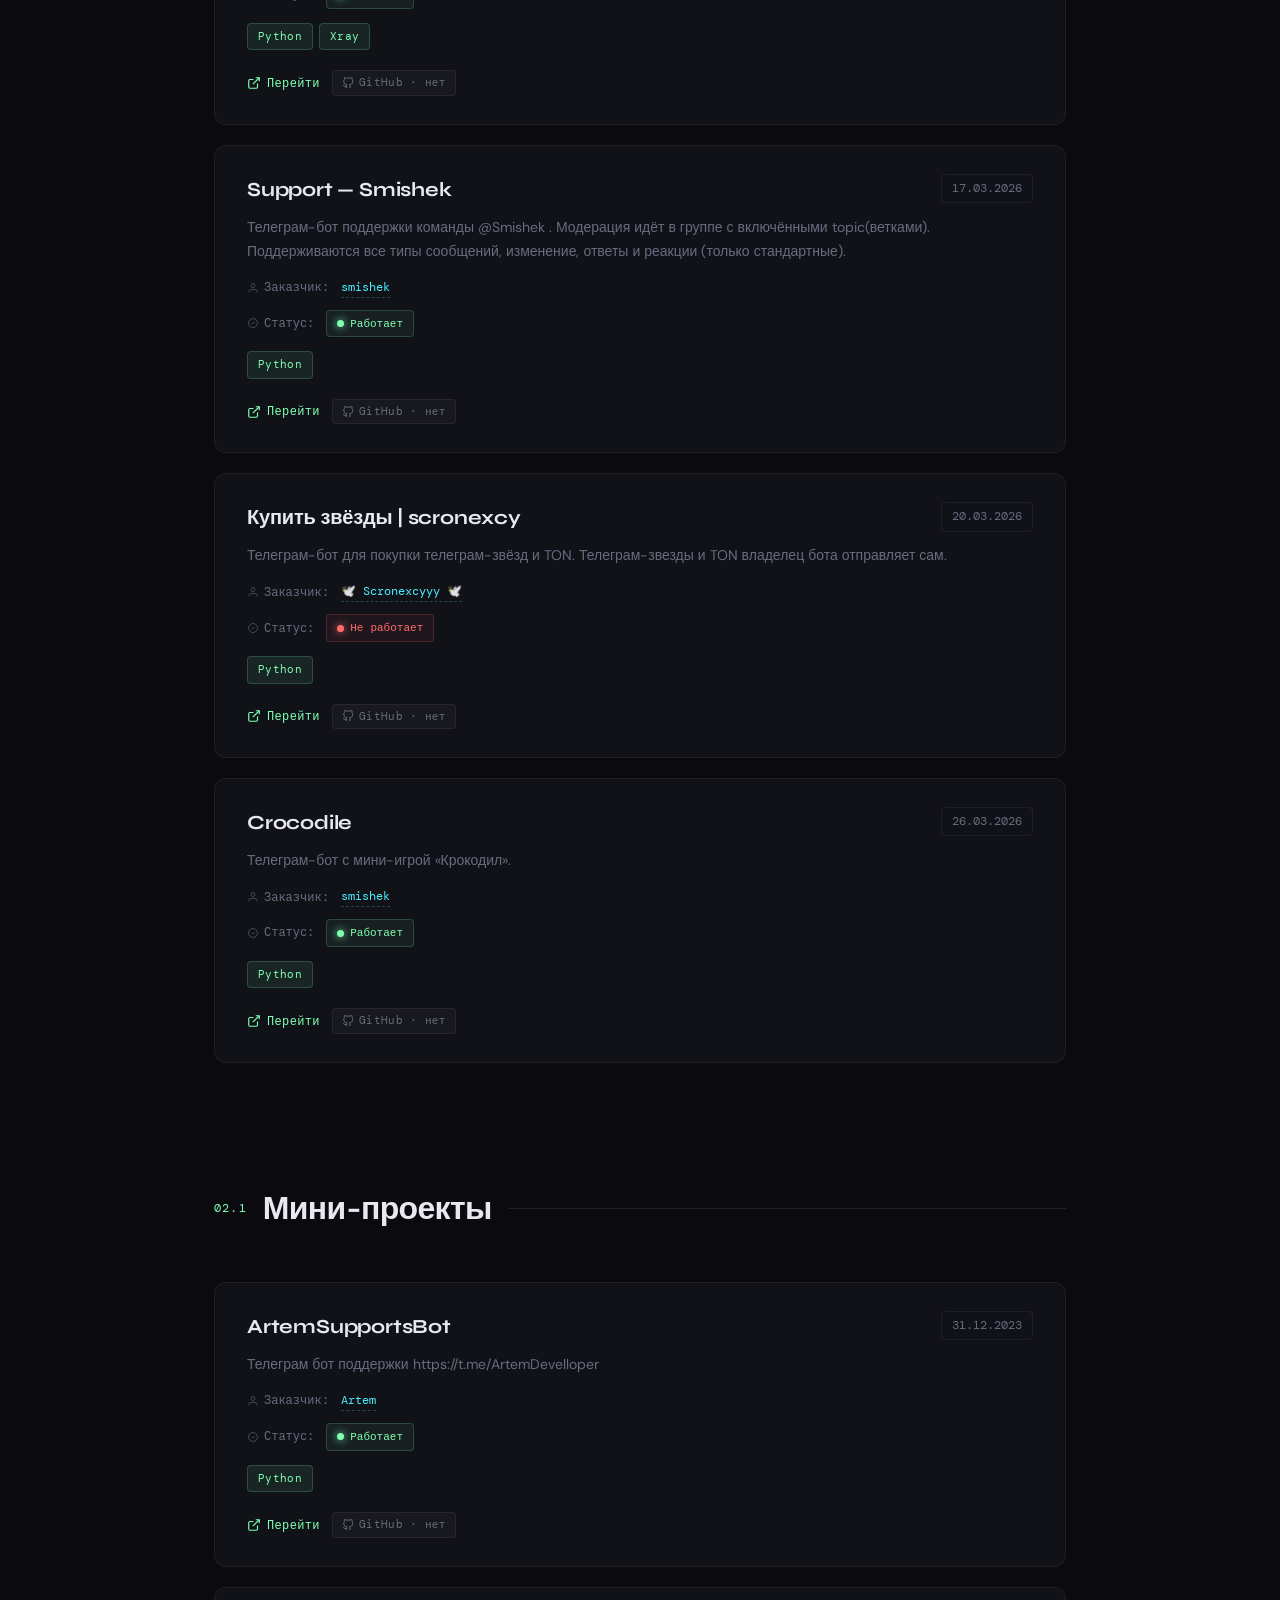
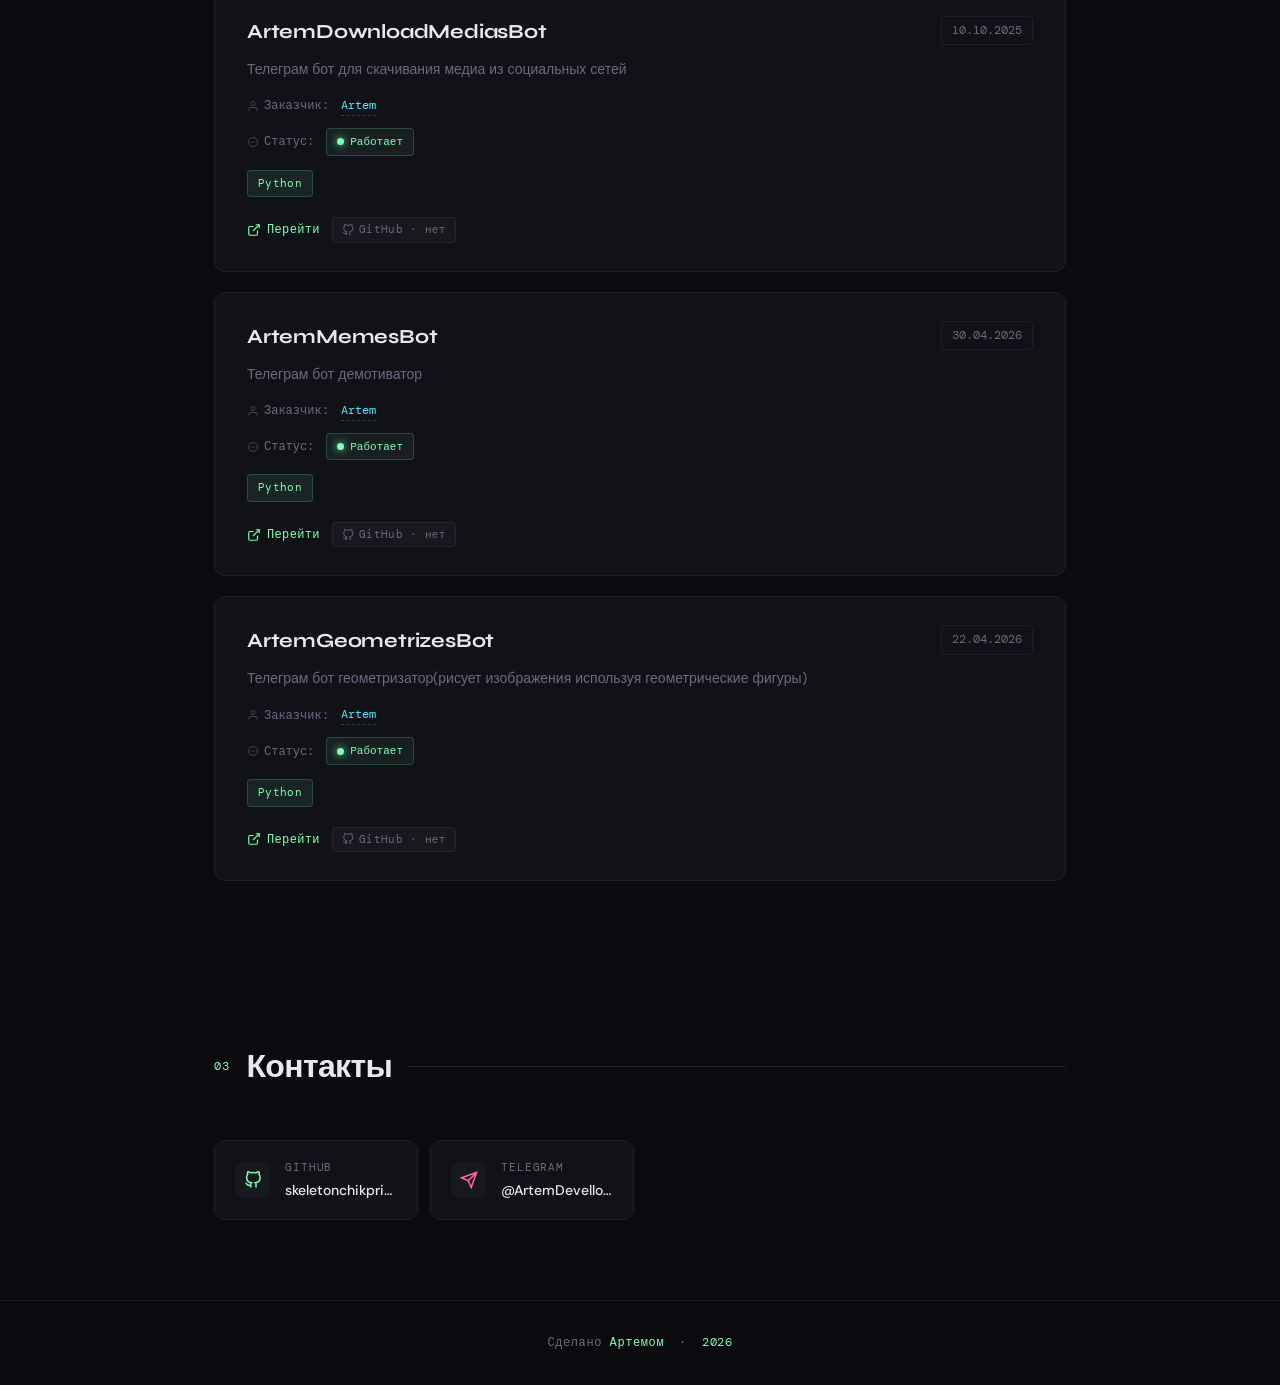
<file: portfolios.html>
<!DOCTYPE html>
<html lang="en">
  <head>
    <meta charset="UTF-8" />
    <meta name="viewport" content="width=device-width, initial-scale=1.0" />
    <title>Артем — Portfolio</title>
    <link rel="preconnect" href="https://fonts.googleapis.com" />
    <link rel="preconnect" href="https://fonts.gstatic.com" crossorigin />
    <link href="https://fonts.googleapis.com/css2?family=Syne:wght@400;600;700;800&family=DM+Mono:ital,wght@0,300;0,400;0,500;1,300&family=DM+Sans:wght@300;400;500&display=swap" rel="stylesheet" />

    <style>
      :root {
        --bg:        #0a0a0f;
        --surface:   #111118;
        --surface2:  #18181f;
        --border:    #ffffff0f;
        --border2:   #ffffff18;
        --text:      #e8e8f0;
        --muted:     #6b6b80;
        --accent:    #7fffb2;
        --accent2:   #4af0ff;
        --accent3:   #ff6b9d;
        --tag-bg:    #7fffb215;
        --tag-text:  #7fffb2;
        --radius:    12px;
        --radius-sm: 6px;
        --mono: 'DM Mono', monospace;
        --sans: 'DM Sans', sans-serif;
        --display: 'Syne', sans-serif;
      }

      *, *::before, *::after { box-sizing: border-box; margin: 0; padding: 0; }
      html {
        scroll-behavior: smooth;
        overflow-x: hidden;
      }
      body {
        background: var(--bg);
        color: var(--text);
        font-family: var(--sans);
        font-size: 16px;
        line-height: 1.6;
        overflow-x: hidden;
      }
      a { color: inherit; text-decoration: none; }

      body::before {
        content: '';
        position: fixed;
        inset: 0;
        background-image:
          linear-gradient(var(--border) 1px, transparent 1px),
          linear-gradient(90deg, var(--border) 1px, transparent 1px);
        background-size: 40px 40px;
        pointer-events: none;
        z-index: 0;
      }

      .blob {
        position: fixed;
        border-radius: 50%;
        filter: blur(120px);
        opacity: 0.12;
        pointer-events: none;
        z-index: 0;
        max-width: 100vw;
      }
      .blob-1 { width: 600px; height: 600px; background: var(--accent);  top: -200px; right: -100px; }
      .blob-2 { width: 400px; height: 400px; background: var(--accent2); bottom: 200px; left: -150px; }
      .blob-3 { width: 300px; height: 300px; background: var(--accent3); top: 50%; right: 200px; }

      .wrapper {
        position: relative;
        z-index: 1;
        max-width: 900px;
        margin: 0 auto;
        padding: 0 24px;
        width: 100%;
      }

      nav {
        position: sticky;
        top: 0;
        z-index: 100;
        background: #0a0a0fcc;
        backdrop-filter: blur(16px);
        -webkit-backdrop-filter: blur(16px);
        border-bottom: 1px solid var(--border);
        width: 100%;
      }
      .nav-inner {
        display: flex;
        align-items: center;
        justify-content: space-between;
        max-width: 900px;
        margin: 0 auto;
        padding: 0 24px;
        height: 58px;
      }
      .nav-logo { font-family: var(--mono); font-size: 14px; color: var(--accent); letter-spacing: 0.05em; }
      .nav-logo span { color: var(--muted); }
      .nav-links { display: flex; gap: 28px; }
      .nav-links a { font-family: var(--mono); font-size: 13px; color: var(--muted); transition: color 0.2s; letter-spacing: 0.03em; }
      .nav-links a:hover { color: var(--text); }

      .hero { padding: 100px 0 80px; animation: fadeUp 0.8s ease both; }
      .hero-label {
        font-family: var(--mono); font-size: 12px; color: var(--accent);
        letter-spacing: 0.15em; text-transform: uppercase; margin-bottom: 20px;
        display: flex; align-items: center; gap: 8px;
      }
      .hero-label::before { content: ''; display: inline-block; width: 24px; height: 1px; background: var(--accent); }
      .hero h1 {
        font-family: var(--display);
        font-size: clamp(48px, 8vw, 88px);
        font-weight: 800;
        line-height: 1;
        letter-spacing: -0.03em;
        margin-bottom: 8px;
        word-break: break-word;
      }
      .hero h1 .accent-line {
        display: block;
        background: linear-gradient(135deg, var(--accent) 0%, var(--accent2) 100%);
        -webkit-background-clip: text;
        -webkit-text-fill-color: transparent;
        background-clip: text;
      }
      .hero-role { font-family: var(--mono); font-size: 15px; color: var(--muted); margin-top: 20px; margin-bottom: 32px; }
      .hero-role strong { color: var(--text); font-weight: 400; }
      .hero-desc { font-size: 17px; color: var(--muted); max-width: 520px; line-height: 1.7; margin-bottom: 40px; }
      .hero-cta { display: flex; gap: 12px; flex-wrap: wrap; }
      .btn {
        display: inline-flex; align-items: center; gap: 8px;
        padding: 11px 22px; border-radius: var(--radius-sm);
        font-family: var(--mono); font-size: 13px; font-weight: 500;
        letter-spacing: 0.03em; transition: all 0.2s; cursor: pointer; border: none;
      }
      .btn-primary { background: var(--accent); color: var(--bg); }
      .btn-primary:hover { background: #9fffc5; transform: translateY(-1px); }
      .btn-outline { background: transparent; color: var(--text); border: 1px solid var(--border2); }
      .btn-outline:hover { border-color: var(--accent); color: var(--accent); transform: translateY(-1px); }

      section { padding: 80px 0; }
      .section-header { display: flex; align-items: center; gap: 16px; margin-bottom: 48px; }
      .section-num { font-family: var(--mono); font-size: 12px; color: var(--accent); letter-spacing: 0.1em; }
      .section-title { font-family: var(--display); font-size: 32px; font-weight: 700; letter-spacing: -0.02em; }
      .section-line { flex: 1; height: 1px; background: var(--border2); min-width: 0; }

      /* ── ABOUT ── */
      .about-grid { display: grid; grid-template-columns: 1fr 1fr; gap: 40px; align-items: start; }
      @media (max-width: 640px) { .about-grid { grid-template-columns: 1fr; } }
      .about-text p { color: var(--muted); line-height: 1.8; margin-bottom: 16px; font-size: 15px; }
      .about-text p:last-child { margin-bottom: 0; }
      .about-text strong { color: var(--text); font-weight: 500; }
      .skills-box { background: var(--surface); border: 1px solid var(--border); border-radius: var(--radius); padding: 24px; }
      .skills-box h3 { font-family: var(--mono); font-size: 12px; color: var(--muted); letter-spacing: 0.1em; text-transform: uppercase; margin-bottom: 16px; }
      .tags { display: flex; flex-wrap: wrap; gap: 8px; }
      .tag {
        font-family: var(--mono); font-size: 12px;
        background: var(--tag-bg); color: var(--tag-text);
        border: 1px solid #7fffb230; padding: 4px 10px; border-radius: 4px; letter-spacing: 0.03em;
      }
      .tag.blue { background: #4af0ff15; color: var(--accent2); border-color: #4af0ff30; }
      .tag.pink  { background: #ff6b9d15; color: var(--accent3); border-color: #ff6b9d30; }

      .projects-grid { display: flex; flex-direction: column; gap: 20px; }

      .project-card {
        background: var(--surface);
        border: 1px solid var(--border);
        border-radius: var(--radius);
        padding: 28px 32px;
        transition: border-color 0.25s, transform 0.25s, box-shadow 0.25s;
        position: relative;
        animation: fadeUp 0.6s ease both;
      }
      .project-card::after {
        content: '';
        position: absolute;
        top: 0; left: 0;
        width: 3px; height: 100%;
        background: linear-gradient(180deg, var(--accent), var(--accent2));
        border-radius: var(--radius) 0 0 var(--radius);
        opacity: 0;
        transition: opacity 0.25s;
        pointer-events: none;
      }
      .project-card:hover { border-color: var(--border2); transform: translateX(4px); box-shadow: 0 8px 40px #0006; }
      .project-card:hover::after { opacity: 1; }

      .project-top {
        display: flex; align-items: flex-start;
        justify-content: space-between; gap: 16px;
        margin-bottom: 10px; flex-wrap: wrap;
      }
      .project-title { font-family: var(--display); font-size: 20px; font-weight: 700; letter-spacing: -0.01em; }
      .project-date {
        font-family: var(--mono); font-size: 12px; color: var(--muted);
        padding: 4px 10px; border: 1px solid var(--border);
        border-radius: 4px; white-space: nowrap; flex-shrink: 0;
      }
      .project-desc { color: var(--muted); font-size: 14px; line-height: 1.7; margin-bottom: 14px; }

      .project-meta { display: flex; flex-direction: column; flex-wrap: wrap; gap: 12px; margin-bottom: 14px; }
      .project-client {
        font-family: var(--mono); font-size: 12px; color: var(--muted);
        display: flex; align-items: center; gap: 5px;
      }
      .project-client svg { width: 12px; height: 12px; opacity: 0.6; flex-shrink: 0; }
      .project-client a { color: var(--accent2); transition: color 0.2s; border-bottom: 1px dashed #4af0ff40; }
      .project-client a:hover { color: #8af6ff; }

      .project-tech { display: flex; flex-wrap: wrap; gap: 6px; margin-bottom: 20px; }
      .project-tech .tag { font-size: 11px; }

      .project-links { display: flex; gap: 12px; flex-wrap: wrap; align-items: center; }
      .project-link {
        display: inline-flex; align-items: center; gap: 6px;
        font-family: var(--mono); font-size: 12px; color: var(--muted);
        transition: color 0.2s; letter-spacing: 0.03em;
      }
      .project-link:hover { color: var(--accent); }
      .project-link svg { width: 14px; height: 14px; flex-shrink: 0; }
      .project-link.primary { color: var(--accent); }
      .project-link.primary:hover { color: #9fffc5; }

      .gh-badge {
        display: inline-flex; align-items: center; gap: 5px;
        font-family: var(--mono); font-size: 11px;
        padding: 3px 9px; border-radius: 4px;
        letter-spacing: 0.03em; cursor: default;
      }
      .gh-badge svg { width: 12px; height: 12px; flex-shrink: 0; }
      .gh-badge.gh-public {
        background: #7fffb210; color: var(--accent); border: 1px solid #7fffb230;
        cursor: pointer; transition: background 0.2s;
      }
      .gh-badge.gh-public:hover { background: #7fffb225; }
      .gh-badge.gh-private { background: #ffb86c15; color: #ffb86c; border: 1px solid #ffb86c30; }
      .gh-badge.gh-none    { background: #ffffff08; color: var(--muted); border: 1px solid var(--border); }

      .contacts-grid { display: grid; grid-template-columns: repeat(auto-fill, minmax(200px, 1fr)); gap: 12px; }
      .contact-card {
        display: flex; align-items: center; gap: 14px;
        background: var(--surface); border: 1px solid var(--border);
        border-radius: var(--radius); padding: 18px 20px;
        transition: border-color 0.2s, transform 0.2s;
      }
      .contact-card:hover { border-color: var(--border2); transform: translateY(-2px); }
      .contact-icon {
        width: 36px; height: 36px; background: var(--surface2);
        border-radius: 8px; display: flex; align-items: center;
        justify-content: center; flex-shrink: 0; color: var(--accent);
      }
      .contact-icon svg { width: 18px; height: 18px; }
      .contact-info { min-width: 0; }
      .contact-label { font-family: var(--mono); font-size: 11px; color: var(--muted); text-transform: uppercase; letter-spacing: 0.08em; margin-bottom: 2px; }
      .contact-value { font-size: 14px; font-weight: 500; white-space: nowrap; overflow: hidden; text-overflow: ellipsis; }

      footer { border-top: 1px solid var(--border); padding: 32px 0; text-align: center; }
      footer p { font-family: var(--mono); font-size: 12px; color: var(--muted); letter-spacing: 0.05em; }
      footer span { color: var(--accent); }

      @keyframes fadeUp {
        from { opacity: 0; transform: translateY(20px); }
        to   { opacity: 1; transform: translateY(0); }
      }
      .project-card:nth-child(1) { animation-delay: 0.0s; }
      .project-card:nth-child(2) { animation-delay: 0.1s; }
      .project-card:nth-child(3) { animation-delay: 0.2s; }
      .project-card:nth-child(4) { animation-delay: 0.3s; }
      .project-card:nth-child(5) { animation-delay: 0.4s; }

      ::-webkit-scrollbar { width: 6px; }
      ::-webkit-scrollbar-track { background: var(--bg); }
      ::-webkit-scrollbar-thumb { background: var(--border2); border-radius: 3px; }
      ::-webkit-scrollbar-thumb:hover { background: var(--muted); }

      @media (max-width: 480px) {
        .nav-links { gap: 16px; }
        .project-card { padding: 20px 18px; }
        .hero h1 { font-size: clamp(36px, 11vw, 72px); }
      }

      .project-status {
        display: inline-flex;
        align-items: center;
        gap: 6px;
        font-family: var(--mono);
        font-size: 11px;
        padding: 4px 10px;
        border-radius: 4px;
        border: 1px solid;
      }

      .project-status::before {
        content: '';
        width: 7px;
        height: 7px;
        border-radius: 50%;
      }

      .status-online {
        color: #7fffb2;
        background: #7fffb210;
        border-color: #7fffb230;
      }

      .status-online::before {
        background: #7fffb2;
        box-shadow: 0 0 8px #7fffb2;
      }

      .status-offline {
        color: #ff6b6b;
        background: #ff6b6b10;
        border-color: #ff6b6b30;
      }

      .status-offline::before {
        background: #ff6b6b;
        box-shadow: 0 0 8px #ff6b6b;
      }
    </style>
  </head>
  <body>

    <div class="blob blob-1"></div>
    <div class="blob blob-2"></div>
    <div class="blob blob-3"></div>

    <nav>
      <div class="nav-inner">
        <div class="nav-logo"><span>~/</span>artem</div>
        <div class="nav-links">
          <a href="#about">about</a>
          <a href="#projects">projects</a>
          <a href="#contact">contact</a>
        </div>
      </div>
    </nav>

    <div class="wrapper">
      <div class="hero">
        <div class="hero-label">Доступен для работы</div>
        <h1>
          Артем
          <span class="accent-line">Developer.</span>
        </h1>
        <p class="hero-role">
          <strong>Full-Stack Engineer</strong> &nbsp;·&nbsp; Располагаюсь там где я сейчас нахожусь
        </p>
        <p class="hero-desc">
          Специализируюсь на телеграм ботах, но могу делать и сайты, мини-апп, различные приложения.
        </p>
        <div class="hero-cta">
          <a href="#projects" class="btn btn-primary">
            <svg width="14" height="14" viewBox="0 0 24 24" fill="none" stroke="currentColor" stroke-width="2.5"><polyline points="6 9 12 15 18 9"/></svg>
            Проекты
          </a>
          <a href="#contact" class="btn btn-outline">
            Контакты →
          </a>
        </div>
      </div>

      <section id="about">
        <div class="section-header">
          <span class="section-num">01</span>
          <h2 class="section-title">Обо мне</h2>
          <div class="section-line"></div>
        </div>
        <div class="about-grid">
          <div class="about-text">
            <p>Привет, я <strong>Артем</strong> — разработчик, специализирующийся на создании красивых и функциональных цифровых продуктов.</p>
            <p>Я работаю с кодом уже <strong>6 лет</strong>, создавая всё — от небольших инструментов до масштабных приложений. Мне нравится, когда мои работы помогают мне или другим людям.</p>
            <p>Когда я не занимаюсь программированием, я, вероятно, <strong>учусь или изучаю новые технологии</strong>, читаю или работаю над каким-нибудь побочным проектом, который никто не заказывал, но который я просто не мог не сделать.</p>
          </div>
          <div>
            <div class="skills-box">
              <h3>// tech stack</h3>
              <div class="tags" style="margin-bottom:16px;">
                <span class="tag">Python</span>
                <span class="tag">JavaScript</span>
              </div>
              <h3>// tools & infra</h3>
              <div class="tags" style="margin-bottom:16px;">
                <span class="tag blue">PyCharm</span>
                <span class="tag blue">Git</span>
                <span class="tag blue">Docker</span>
              </div>
              <h3>// learning</h3>
              <div class="tags">
                <span class="tag pink">Python</span>
                <span class="tag pink">JavaScript</span>
              </div>
            </div>
          </div>
        </div>
      </section>

      <section id="projects">
        <div class="section-header">
          <span class="section-num">02</span>
          <h2 class="section-title">Проекты</h2>
          <div class="section-line"></div>
        </div>
        <div class="projects-grid" id="projects-container"></div>
      </section>

      <section id="mini-projects" style="padding-top: 40px;">
        <div class="section-header">
          <span class="section-num">02.1</span>
          <h2 class="section-title">Мини-проекты</h2>
          <div class="section-line"></div>
        </div>
        <div class="projects-grid" id="mini-projects-container"></div>
      </section>

      <section id="contact">
        <div class="section-header">
          <span class="section-num">03</span>
          <h2 class="section-title">Контакты</h2>
          <div class="section-line"></div>
        </div>
        <div class="contacts-grid">

          <a href="https://github.com/skeletonchikprime" target="_blank" class="contact-card">
            <div class="contact-icon">
              <svg viewBox="0 0 24 24" fill="none" stroke="currentColor" stroke-width="2"><path d="M9 19c-5 1.5-5-2.5-7-3m14 6v-3.87a3.37 3.37 0 00-.94-2.61c3.14-.35 6.44-1.54 6.44-7A5.44 5.44 0 0020 4.77 5.07 5.07 0 0019.91 1S18.73.65 16 2.48a13.38 13.38 0 00-7 0C6.27.65 5.09 1 5.09 1A5.07 5.07 0 005 4.77a5.44 5.44 0 00-1.5 3.78c0 5.42 3.3 6.61 6.44 7A3.37 3.37 0 009 18.13V22"/></svg>
            </div>
            <div class="contact-info">
              <div class="contact-label">GitHub</div>
              <div class="contact-value">skeletonchikprime</div>
            </div>
          </a>

          <a href="https://t.me/ArtemDevelloper" target="_blank" class="contact-card">
            <div class="contact-icon" style="color:var(--accent3)">
              <svg viewBox="0 0 24 24" fill="none" stroke="currentColor" stroke-width="2"><line x1="22" y1="2" x2="11" y2="13"/><polygon points="22 2 15 22 11 13 2 9 22 2"/></svg>
            </div>
            <div class="contact-info">
              <div class="contact-label">Telegram</div>
              <div class="contact-value">@ArtemDevelloper</div>
            </div>
          </a>

        </div>
      </section>
    </div>

    <footer>
      <p>Сделано <span>Артемом</span> &nbsp;·&nbsp; <span>2026</span></p>
    </footer>

    <script>
      const projects = [
        {
          title: "TopNet",
          date: "09.03.2026",
          desc: "Телеграм-бот с премиум эмодзи, разноцветными кнопками, предназначен для покупки VPN за телеграм-звёзды.",
          status: "online",
          client: { name: "smishek", link: "https://t.me/Smishek" },
          tech: ["Python", "Xray"],
          live_url: "https://t.me/T0pNetbot?start=_tgr_mzZBnj5hNjAx",
          github_status: "none",
          github_url: null
        },
        {
          title: "Support — Smishek",
          date: "17.03.2026",
          desc: "Телеграм-бот поддержки команды <a href=\'https://t.me/Smishek'>@Smishek </a>. Модерация идёт в группе с включёнными topic(ветками). Поддерживаются все типы сообщений, изменение, ответы и реакции (только стандартные).",
          status: "online",
          client: { name: "smishek", link: "https://t.me/Smishek" },
          tech: ["Python"],
          live_url: "https://t.me/Supp0rt_R0bot",
          github_status: "none",
          github_url: null
        },
        {
          title: "Купить звёзды | scronexcy",
          date: "20.03.2026",
          desc: "Телеграм-бот для покупки телеграм-звёзд и TON. Телеграм-звезды и TON владелец бота отправляет сам.",
          status: "offline",
          client: { name: "🕊️ Scronexcyyy 🕊️", link: "https://t.me/Scronexcyyy" },
          tech: ["Python"],
          live_url: "https://t.me/sellstarscronn_bot",
          github_status: "none",
          github_url: null
        },
        {
          title: "Crocodile",
          date: "26.03.2026",
          desc: "Телеграм-бот с мини-игрой «Крокодил».",
          status: "online",
          client: { name: "smishek", link: "https://t.me/Smishek" },
          tech: ["Python"],
          live_url: "https://t.me/Crocodi1ebot",
          github_status: "none",
          github_url: null
        }
      ];

      const miniProjects = [
        {
          title: "ArtemSupportsBot",
          date: "31.12.2023",
          desc: "Телеграм бот поддержки https://t.me/ArtemDevelloper",
          status: "online",
          client: { name: "Artem", link: "https://t.me/ArtemDevelloper" },
          tech: ["Python"],
          live_url: "https://t.me/ArtemSupportsBot",
          github_status: "none",
          github_url: null
        },
        {
          title: "ArtemDownloadMediasBot",
          date: "10.10.2025",
          desc: "Телеграм бот для скачивания медиа из социальных сетей",
          status: "online",
          client: { name: "Artem", link: "https://t.me/ArtemDevelloper" },
          tech: ["Python"],
          live_url: "https://t.me/ArtemDownloadMediasBot",
          github_status: "none",
          github_url: null
        },
        {
          title: "ArtemMemesBot",
          date: "30.04.2026",
          desc: "Телеграм бот демотиватор",
          status: "online",
          client: { name: "Artem", link: "https://t.me/ArtemDevelloper" },
          tech: ["Python"],
          live_url: "https://t.me/ArtemMemesBot",
          github_status: "none",
          github_url: null
        },
        {
          title: "ArtemGeometrizesBot",
          date: "22.04.2026",
          desc: "Телеграм бот геометризатор(рисует изображения используя геометрические фигуры)",
          status: "online",
          client: { name: "Artem", link: "https://t.me/ArtemDevelloper" },
          tech: ["Python"],
          live_url: "https://t.me/ArtemGeometrizesBot",
          github_status: "none",
          github_url: null
        }
      ];

      const ICON_LINK = `<svg viewBox="0 0 24 24" fill="none" stroke="currentColor" stroke-width="2"><path d="M18 13v6a2 2 0 01-2 2H5a2 2 0 01-2-2V8a2 2 0 012-2h6"/><polyline points="15 3 21 3 21 9"/><line x1="10" y1="14" x2="21" y2="3"/></svg>`;
      const ICON_GH   = `<svg viewBox="0 0 24 24" fill="none" stroke="currentColor" stroke-width="2"><path d="M9 19c-5 1.5-5-2.5-7-3m14 6v-3.87a3.37 3.37 0 00-.94-2.61c3.14-.35 6.44-1.54 6.44-7A5.44 5.44 0 0020 4.77 5.07 5.07 0 0019.91 1S18.73.65 16 2.48a13.38 13.38 0 00-7 0C6.27.65 5.09 1 5.09 1A5.07 5.07 0 005 4.77a5.44 5.44 0 00-1.5 3.78c0 5.42 3.3 6.61 6.44 7A3.37 3.37 0 009 18.13V22"/></svg>`;
      const ICON_LOCK = `<svg viewBox="0 0 24 24" fill="none" stroke="currentColor" stroke-width="2"><rect x="3" y="11" width="18" height="11" rx="2"/><path d="M7 11V7a5 5 0 0110 0v4"/></svg>`;
      const ICON_USER = `<svg viewBox="0 0 24 24" fill="none" stroke="currentColor" stroke-width="2"><path d="M20 21v-2a4 4 0 00-4-4H8a4 4 0 00-4 4v2"/><circle cx="12" cy="7" r="4"/></svg>`;
      const ICON_STATUS = `<svg viewBox="0 0 24 24" fill="none" stroke="currentColor" stroke-width="2"><circle cx="12" cy="12" r="9"/><path d="M9 12l2 2 4-4"/></svg>`;

      function ghBadge(status, url) {
        if (status === "public" && url) {
          return `<a href="${url}" target="_blank" class="gh-badge gh-public">${ICON_GH} GitHub · открытый</a>`;
        } else if (status === "private") {
          return `<span class="gh-badge gh-private">${ICON_LOCK} GitHub · приватный</span>`;
        } else {
          return `<span class="gh-badge gh-none">${ICON_GH} GitHub · нет</span>`;
        }
      }

      // Функция для генерации карточек (чтобы не дублировать код)
      function renderProjectsList(projectsArray, containerId) {
        const container = document.getElementById(containerId);
        if (!container) return;

        projectsArray.forEach((p, i) => {
          const clientHTML = p.client.link
            ? `<a href="${p.client.link}" target="_blank">${p.client.name}</a>`
            : `<span style="color:var(--text)">${p.client.name}</span>`;

          const card = document.createElement("div");
          card.className = "project-card";
          card.style.animationDelay = `${i * 0.1}s`;

          card.innerHTML = `
            <div class="project-top">
              <h3 class="project-title">${p.title}</h3>
              <span class="project-date">${p.date}</span>
            </div>

            <p class="project-desc">${p.desc}</p>

            <div class="project-meta">
              <div class="project-client">
                ${ICON_USER}
                <span>Заказчик:&nbsp;</span>${clientHTML}
              </div>

              <div class="project-client">
                ${ICON_STATUS}
                <span>Статус:&nbsp;</span>
                <div class="project-status ${p.status === 'online' ? 'status-online' : 'status-offline'}">
                  ${p.status === 'online' ? 'Работает' : 'Не работает'}
                </div>
              </div>
            </div>

            <div class="project-tech">
              ${p.tech.map(t => `<span class="tag">${t}</span>`).join("")}
            </div>

            <div class="project-links">
              ${p.live_url
                ? `<a href="${p.live_url}" target="_blank" class="project-link primary">${ICON_LINK} Перейти</a>`
                : ""}
              ${ghBadge(p.github_status, p.github_url)}
            </div>
          `;
          container.appendChild(card);
        });
      }

      // Вызываем функцию для обоих контейнеров
      renderProjectsList(projects, "projects-container");
      renderProjectsList(miniProjects, "mini-projects-container");
    </script>
  </body>
</html>
</file>
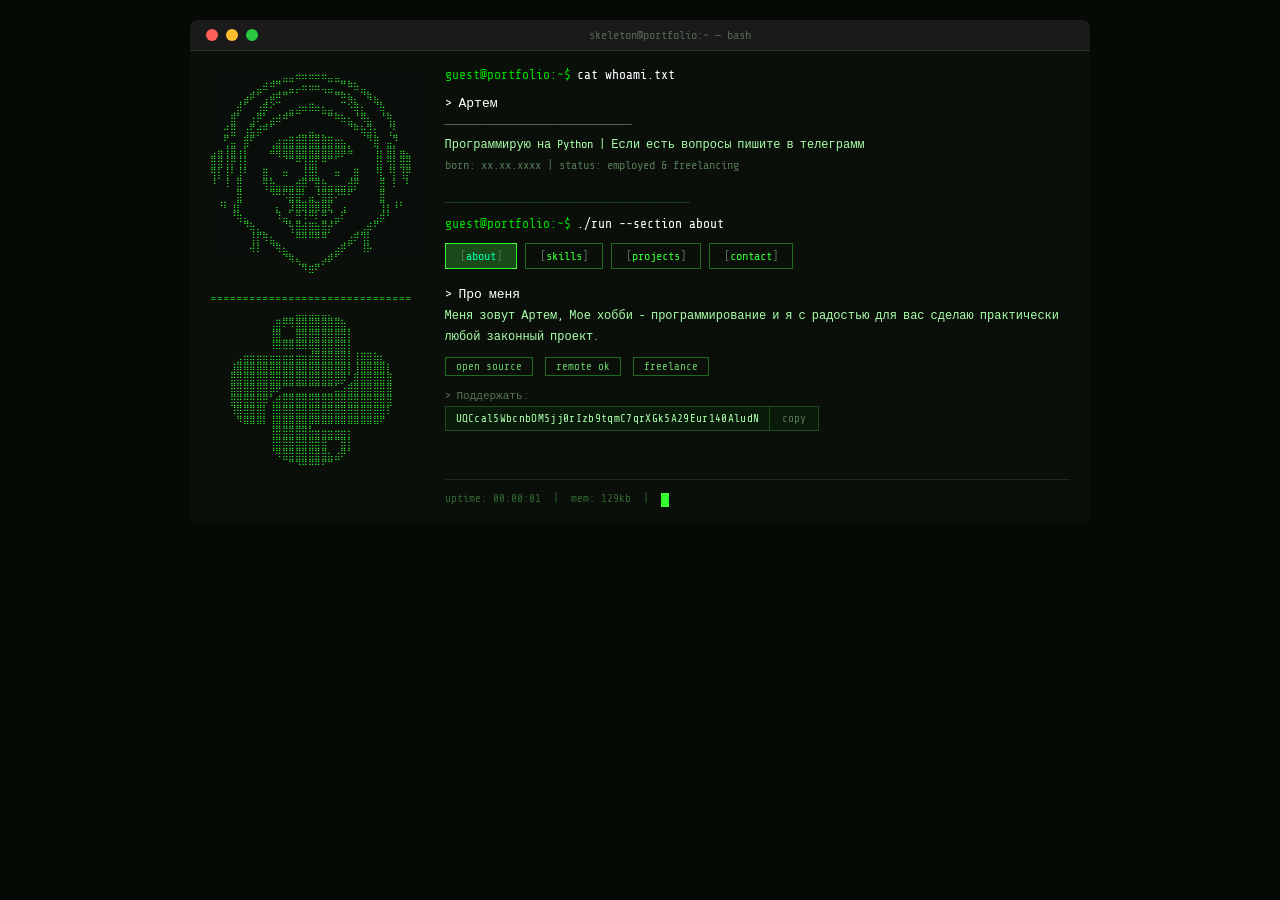
<file: Old/portfolio.html>
<!DOCTYPE html>
<html lang="ru">
<head>
  <meta charset="UTF-8">
  <meta name="viewport" content="width=device-width, initial-scale=1.0">
  <title>skeleton@portfolio</title>
  <link rel="icon" type="image/x-icon" href="avatar.jpg">
  <style>
    @import url('https://fonts.googleapis.com/css2?family=Share+Tech+Mono&display=swap');
    * { box-sizing: border-box; margin: 0; padding: 0; }
    body { background: #050a05; display: flex; justify-content: center; padding: 20px; }
    .term-root { background: #0a0f0a; font-family: 'Share Tech Mono','Courier New',monospace; color: #33ff33; display: flex; flex-direction: column; border-radius: 8px; overflow: hidden; width: 100%; max-width: 900px; }
    .term-bar { background: #1a1a1a; padding: 8px 16px; display: flex; align-items: center; gap: 8px; border-bottom: 1px solid #1e3a1e; flex-shrink: 0; }
    .dot { width: 12px; height: 12px; border-radius: 50%; }
    .dot-r { background: #ff5f57; } .dot-y { background: #febc2e; } .dot-g { background: #28c840; }
    .term-title { flex: 1; text-align: center; font-size: 12px; color: #556655; }
    .term-body { padding: 16px 20px; display: flex; gap: 20px; }
    .skull-col { flex-shrink: 0; display: flex; flex-direction: column; align-items: center; }
    .skull-pre { display: block; font-family: 'Courier New','Lucida Console',monospace; font-size: 9px; line-height: 10.8px; color: #33ff33; opacity: 0.9; }
    .skull-row { display: block; white-space: nowrap; height: 10.8px; }
    .skull-row span { display: inline-block; width: 6.5px; overflow: hidden; text-align: center; font-family: 'Courier New',monospace; }
    .main-col { flex: 1; min-width: 0; display: flex; flex-direction: column; }
    .prompt-line { display: flex; gap: 6px; align-items: flex-start; margin-bottom: 4px; }
    .prompt { color: #00dd00; font-size: 13px; } .cmd { color: #ffffff; font-size: 13px; }
    .output { margin: 6px 0 14px 0; }
    .out-line { font-size: 12px; line-height: 1.7; color: #aaffaa; }
    .out-line.dim { color: #557755; } .out-line.bright { color: #ffffff; font-size: 13px; }
    .out-line.warn { color: #ffcc00; }
    .nav-section { display: flex; flex-wrap: wrap; gap: 8px; margin-top: 8px; }
    .nav-btn { background: transparent; border: 1px solid #1e6a1e; color: #33ff33; font-family: inherit; font-size: 12px; padding: 5px 14px; cursor: pointer; transition: all 0.15s; }
    .nav-btn:hover { background: #0d2a0d; border-color: #33ff33; color: #fff; }
    .nav-btn.active { background: #1a4a1a; border-color: #33ff33; color: #00ffaa; }
    .nav-btn::before { content: '['; color: #557755; } .nav-btn::after { content: ']'; color: #557755; }
    .sections-container { margin-top: 14px; height: 180px; overflow: hidden; position: relative; }
    .section { display: none; height: 100%; overflow-y: auto; }
    .section.visible { display: block; }
    .section::-webkit-scrollbar { width: 4px; }
    .section::-webkit-scrollbar-track { background: #0d1a0d; }
    .section::-webkit-scrollbar-thumb { background: #1e5a1e; border-radius: 2px; }
    .section::-webkit-scrollbar-thumb:hover { background: #33ff33; }
    .skill-bar-row { display: flex; align-items: center; gap: 10px; margin: 4px 0; }
    .skill-name { color: #aaffaa; font-size: 11px; width: 90px; }
    .skill-bar { height: 8px; background: #0d2a0d; border: 1px solid #1e4a1e; flex: 1; overflow: hidden; }
    .skill-fill { height: 100%; background: #33ff33; }
    .skill-pct { color: #557755; font-size: 11px; width: 36px; text-align: right; }
    .cursor { display: inline-block; width: 8px; height: 14px; background: #33ff33; vertical-align: middle; animation: blink 1.1s step-end infinite; }
    @keyframes blink { 50% { opacity: 0; } }
    .divider { color: #1e4a1e; font-size: 12px; margin: 6px 0; }
    .tag { display: inline-block; border: 1px solid #1e6a1e; color: #66cc66; font-size: 11px; padding: 2px 10px; margin: 3px 3px 3px 0; }
    .uptime-line { font-size: 11px; color: #336633; margin-top: 16px; border-top: 1px solid #1a2e1a; padding-top: 12px; flex-shrink: 0; }

    /* TON copy block */
    .ton-block { margin-top: 10px; }
    .ton-label-row { font-size: 11px; color: #557755; margin-bottom: 4px; }
    .ton-copy-row {
      display: inline-flex;
      align-items: stretch;
      border: 1px solid #1e4a1e;
      background: #0a1a0a;
      max-width: 100%;
    }
    .ton-addr-box {
      font-size: 11px;
      color: #aaffaa;
      padding: 5px 10px;
      letter-spacing: 0.03em;
      word-break: break-all;
      user-select: all;
    }
    .ton-copy-btn {
      background: transparent;
      border: none;
      border-left: 1px solid #1e4a1e;
      color: #557755;
      font-family: inherit;
      font-size: 11px;
      padding: 5px 12px;
      cursor: pointer;
      white-space: nowrap;
      transition: background 0.15s, color 0.15s;
      flex-shrink: 0;
    }
    .ton-copy-btn:hover { background: #0d2a0d; color: #33ff33; }
    .ton-copy-btn.copied { color: #00ffaa; background: #0d2a0d; }

    /* Project filter buttons */
    .proj-filter-row {
      display: flex;
      flex-wrap: wrap;
      gap: 5px;
      margin-bottom: 8px;
    }
    .filter-btn {
      background: transparent;
      border: 1px solid #1e4a1e;
      color: #557755;
      font-family: inherit;
      font-size: 10px;
      padding: 2px 9px;
      cursor: pointer;
      transition: all 0.15s;
    }
    .filter-btn::before { content: '['; color: #1e3a1e; }
    .filter-btn::after  { content: ']'; color: #1e3a1e; }
    .filter-btn:hover { border-color: #33ff33; color: #aaffaa; }
    .filter-btn.active { border-color: #33ff33; color: #00ffaa; background: #0d2a0d; }
    .filter-btn.active::before,
    .filter-btn.active::after { color: #336633; }

    .project-item { margin-bottom: 8px; padding-bottom: 8px; border-bottom: 1px solid #0d2a0d; }
    .project-item:last-child { border-bottom: none; margin-bottom: 0; padding-bottom: 0; }
    .proj-title { color: #fff; font-size: 12px; }
    .proj-link { color: #00ffaa; font-size: 11px; text-decoration: none; border-bottom: 1px solid #1e6a1e; transition: color 0.15s, border-color 0.15s; }
    .proj-link:hover { color: #33ff33; border-color: #33ff33; }
    .proj-meta { color: #557755; font-size: 11px; margin-top: 2px; }
    .proj-client-line { font-size: 10px; color: #336633; margin-top: 2px; }
    .proj-tags { margin-top: 3px; }
    .proj-tag { display: inline-block; border: 1px solid #1e4a1e; color: #556655; font-size: 10px; padding: 1px 6px; margin-right: 4px; }
  </style>
</head>
<body>

<div class="term-root">
  <div class="term-bar">
    <div class="dot dot-r"></div>
    <div class="dot dot-y"></div>
    <div class="dot dot-g"></div>
    <span class="term-title">skeleton@portfolio:~ — bash</span>
  </div>

  <div class="term-body">
    <div class="skull-col">
      <div class="skull-pre" id="skullPre"></div>
    </div>

    <div class="main-col">
      <div class="prompt-line">
        <span class="prompt">guest@portfolio:~$</span>
        <span class="cmd">cat whoami.txt</span>
      </div>
      <div class="output">
        <div class="out-line bright">&gt; Артем</div>
        <div class="out-line dim">&#9472;&#9472;&#9472;&#9472;&#9472;&#9472;&#9472;&#9472;&#9472;&#9472;&#9472;&#9472;&#9472;&#9472;&#9472;&#9472;&#9472;&#9472;&#9472;&#9472;&#9472;&#9472;&#9472;&#9472;&#9472;&#9472;</div>
        <div class="out-line">Программирую на Python | Если есть вопросы пишите в телеграмм</div>
        <div class="out-line dim">born: xx.xx.xxxx | status: employed &amp; freelancing</div>
      </div>

      <div class="divider">&#9472;&#9472;&#9472;&#9472;&#9472;&#9472;&#9472;&#9472;&#9472;&#9472;&#9472;&#9472;&#9472;&#9472;&#9472;&#9472;&#9472;&#9472;&#9472;&#9472;&#9472;&#9472;&#9472;&#9472;&#9472;&#9472;&#9472;&#9472;&#9472;&#9472;&#9472;&#9472;&#9472;&#9472;</div>

      <div class="prompt-line">
        <span class="prompt">guest@portfolio:~$</span>
        <span class="cmd" id="active-cmd">./run --section about</span>
      </div>
      <div class="nav-section">
        <button class="nav-btn active" onclick="show('about',this)">about</button>
        <button class="nav-btn" onclick="show('skills',this)">skills</button>
        <button class="nav-btn" onclick="show('projects',this)">projects</button>
        <button class="nav-btn" onclick="show('contact',this)">contact</button>
      </div>

      <div class="sections-container">

        <!-- ABOUT -->
        <div class="section visible" id="section-about">
          <div class="out-line bright">&gt; Про меня</div>
          <div class="out-line">Меня зовут Артем, Мое хобби - программирование и я с радостью для вас сделаю практически любой законный проект.</div>
          <div style="margin-top:8px;">
            <span class="tag">open source</span>
            <span class="tag">remote ok</span>
            <span class="tag">freelance</span>
          </div>
          <div class="ton-block">
            <div class="ton-label-row">&gt; Поддержать:</div>
            <div class="ton-copy-row">
              <span class="ton-addr-box" id="tonAddr">UQCcal5WbcnbOM5jj0rIzb9tqmC7qrXGk5A29Eur140AludN</span>
              <button class="ton-copy-btn" id="tonCopyBtn" onclick="copyTon()">copy</button>
            </div>
          </div>
        </div>

        <!-- SKILLS -->
        <div class="section" id="section-skills">
          <div class="out-line bright">&gt; Навыки</div>
          <div style="margin-top:8px;">
            <div class="skill-bar-row"><span class="skill-name">Telegram Bot</span><div class="skill-bar"><div class="skill-fill" style="width:90%"></div></div><span class="skill-pct">80%</span></div>
            <div class="skill-bar-row"><span class="skill-name">Telegram User Bot</span><div class="skill-bar"><div class="skill-fill" style="width:85%"></div></div><span class="skill-pct">65%</span></div>
            <div class="skill-bar-row"><span class="skill-name">Telegram Mini App</span><div class="skill-bar"><div class="skill-fill" style="width:80%"></div></div><span class="skill-pct">50%</span></div>
          </div>
        </div>

        <!-- PROJECTS -->
        <div class="section" id="section-projects">
          <div class="proj-filter-row">
            <button class="filter-btn active" onclick="filterProjects('all',this)">All</button>
            <button class="filter-btn" onclick="filterProjects('smishek',this)">Smishek</button>
            <button class="filter-btn" onclick="filterProjects('scronexcy',this)">scronexcy</button>
            <button class="filter-btn" onclick="filterProjects('own',this)">My</button>
          </div>
          <div id="projList">

            <div class="project-item" data-client="smishek">
              <div><span style="color:#00ffaa">&#9656;</span> <span class="proj-title">TopNet</span> &nbsp;<a class="proj-link" href="https://t.me/T0pNetbot?start=_tgr_PPr7ulQzODky" target="_blank">Telegram &#8599;</a></div>
              <div class="proj-meta">Телеграмм бот для покупки VPN.</div>
              <div class="proj-client-line">Дата выпуска: 09.03.2026 <br>Заказчик: <a class="proj-link" href="https://t.me/Smishek" target="_blank">smishek &#8599;</a></div>
              <div class="proj-tags"><span class="proj-tag">Python</span></div>
            </div>

            <div class="project-item" data-client="smishek">
              <div><span style="color:#00ffaa">&#9656;</span> <span class="proj-title">Support - Smishek</span> &nbsp;<a class="proj-link" href="https://t.me/Supp0rt_R0bot" target="_blank">Telegram &#8599;</a></div>
              <div class="proj-meta">Телеграмм бот поддержки для канала смишек.</div>
              <div class="proj-client-line">Дата выпуска: 17.03.2026 <br>Заказчик: <a class="proj-link" href="https://t.me/Smishek" target="_blank">smishek &#8599;</a></div>
              <div class="proj-tags"><span class="proj-tag">Python</span></div>
            </div>

            <div class="project-item" data-client="scronexcy">
              <div><span style="color:#00ffaa">&#9656;</span> <span class="proj-title">Купить звезды</span> &nbsp;<a class="proj-link" href="https://t.me/sellstarscronn_bot" target="_blank">Telegram &#8599;</a></div>
              <div class="proj-meta">Телеграмм бот для покупки телеграмм звезд и ТОН.</div>
              <div class="proj-client-line">Дата выпуска: 20.03.2026 <br>Заказчик: <a class="proj-link" href="https://t.me/Scronexcyyy" target="_blank">🕊️スクロネックス🕊️ &#8599;</a></div>
              <div class="proj-tags"><span class="proj-tag">Python</span></div>
            </div>

            <div class="project-item" data-client="smishek">
              <div><span style="color:#00ffaa">&#9656;</span> <span class="proj-title">Crocodile</span> &nbsp;<a class="proj-link" href="https://t.me/Crocodi1ebot" target="_blank">Telegram &#8599;</a></div>
              <div class="proj-meta">Телеграмм бот с мини игрой Крокодил.</div>
              <div class="proj-client-line">Дата выпуска: 26.03.2026 <br>Заказчик: <a class="proj-link" href="https://t.me/Smishek" target="_blank">smishek &#8599;</a></div>
              <div class="proj-tags"><span class="proj-tag">Python</span></div>
            </div>

            <div class="project-item" data-client="smishek">
              <div><span style="color:#00ffaa">&#9656;</span> <span class="proj-title">TopLuck</span> &nbsp;<a class="proj-link" href="https://t.me/TopLuck_bot?start=_tgr_j8aEOeNlZTJi" target="_blank">Telegram &#8599;</a></div>
              <div class="proj-meta">Телеграмм бот азартными мини-играми.</div>
              <div class="proj-client-line">Дата выпуска: 03.04.2026 <br>Заказчик: <a class="proj-link" href="https://t.me/Smishek" target="_blank">smishek &#8599;</a></div>
              <div class="proj-tags"><span class="proj-tag">Python</span></div>
            </div>

          </div>
        </div>

        <!-- CONTACT -->
        <div class="section" id="section-contact">
          <div class="out-line bright">&gt; Контакты</div>
          <div style="margin-top:8px;">
            <div class="out-line"><span style="color:#557755">Telegram </span> <a class="proj-link" href="https://t.me/ArtemKirss" target="_blank">@ArtemKirss &#8599;</a></div>
            <div class="out-line warn" style="margin-top:10px;">Примерное время ответа: &lt; 24h</div>
          </div>
        </div>

      </div>

      <div class="uptime-line">
        uptime: <span id="uptime">00:00:00</span> &nbsp;|&nbsp; mem: <span id="mem">128</span>kb &nbsp;|&nbsp; <span class="cursor"></span>
      </div>
    </div>
  </div>
</div>

<script>
  var TON_ADDRESS = 'UQCcal5WbcnbOM5jj0rIzb9tqmC7qrXGk5A29Eur140AludN';
  document.getElementById('tonAddr').textContent = TON_ADDRESS;

  function copyTon() {
    navigator.clipboard.writeText(TON_ADDRESS).then(function() {
      var btn = document.getElementById('tonCopyBtn');
      btn.textContent = 'copied!';
      btn.classList.add('copied');
      setTimeout(function() {
        btn.textContent = 'copy';
        btn.classList.remove('copied');
      }, 2000);
    });
  }

  function filterProjects(client, btn) {
    document.querySelectorAll('.filter-btn').forEach(function(b) { b.classList.remove('active'); });
    btn.classList.add('active');
    document.querySelectorAll('.project-item').forEach(function(item) {
      item.style.display = (client === 'all' || item.dataset.client === client) ? '' : 'none';
    });
  }

  function show(name, btn) {
    document.querySelectorAll('.section').forEach(function(s){ s.classList.remove('visible'); });
    document.querySelectorAll('.nav-btn').forEach(function(b){ b.classList.remove('active'); });
    document.getElementById('section-' + name).classList.add('visible');
    btn.classList.add('active');
    document.getElementById('active-cmd').textContent = './run --section ' + name;
  }

  var t = 0;
  setInterval(function() {
    t++;
    var h = String(Math.floor(t / 3600)).padStart(2, '0');
    var m = String(Math.floor(t % 3600 / 60)).padStart(2, '0');
    var s = String(t % 60).padStart(2, '0');
    document.getElementById('uptime').textContent = h + ':' + m + ':' + s;
    document.getElementById('mem').textContent = String(128 + Math.floor(Math.sin(t * 0.1) * 12));
  }, 1000);

  var skullLines = [
  '\u2800\u2800\u2800\u2800\u2800\u2800\u2800\u2800\u2800\u2800\u2800\u2800\u2800\u28C0\u28C0\u28C0\u28C0\u28C0\u2800\u2800\u2800\u2800\u2800\u2800\u2800\u2800\u2800\u2800\u2800\u2800\u2800',
  '\u2800\u2800\u2800\u2800\u2800\u2800\u2800\u2800\u28E0\u28F4\u2836\u281B\u281B\u2809\u28C9\u28C9\u28C9\u2809\u281B\u281B\u2836\u28E6\u28C4\u2800\u2800\u2800\u2800\u2800\u2800\u2800',
  '\u2800\u2800\u2800\u2800\u2800\u2880\u28F4\u281F\u2809\u28E0\u28F4\u2836\u281B\u280B\u2809\u2809\u2809\u2819\u281B\u2836\u28E6\u28C4\u2809\u283B\u28E6\u2840\u2800\u2800\u2800\u2800',
  '\u2800\u2800\u2800\u2800\u28F0\u281F\u2801\u2880\u28FC\u286B\u2812\u2800\u2800\u2880\u28C0\u28E4\u28C0\u2840\u2800\u2800\u2812\u289D\u28E7\u2840\u2808\u283B\u28C6\u2800\u2800\u2800',
  '\u2800\u2800\u2800\u28F4\u280F\u2800\u2880\u28FE\u280F\u2880\u28E0\u28F4\u283F\u281B\u2809\u2809\u2809\u281B\u283F\u28E6\u28C4\u2840\u2839\u28F7\u2840\u2800\u2839\u28E6\u2800\u2800',
  '\u2800\u2800\u28E0\u28FF\u2800\u2880\u287E\u28E1\u28F4\u281F\u2809\u2800\u2800\u2800\u2800\u2800\u2800\u2800\u2800\u2800\u2809\u283B\u28E6\u28CC\u28BF\u2840\u2800\u2838\u2847\u2800\u2800\u2800',
  '\u2800\u2800\u2876\u281B\u2800\u28FC\u287F\u280B\u2800\u2800\u2880\u28C0\u28E4\u28F4\u28F6\u28FF\u28F6\u28E6\u28E4\u28C0\u2840\u2800\u2800\u2819\u28BF\u28E7\u2800\u2818\u28B6\u2800\u2800',
  '\u2800\u28C0\u28B0\u28FF\u2880\u285F\u2800\u2800\u2800\u28F0\u28FF\u28FF\u28FF\u28FF\u28FF\u28FF\u28FF\u28FF\u28FF\u28FF\u28FF\u28C6\u2800\u2800\u2800\u28BB\u2840\u28FF\u2846\u28C0\u2800',
  '\u28FE\u28FF\u28B8\u28FF\u28B8\u2847\u2800\u2800\u2800\u2809\u2819\u283B\u283F\u28FF\u28BF\u28FF\u287F\u28FF\u283F\u281F\u280B\u2809\u2800\u2800\u2800\u28B8\u2847\u28FF\u2847\u28FF\u28F7',
  '\u28FF\u285F\u28B8\u2847\u28B8\u2847\u2800\u2800\u28E4\u2800\u2800\u28C0\u2800\u2800\u28B8\u28FF\u2847\u2800\u2800\u28C0\u2800\u2800\u28E4\u2800\u2800\u28B8\u2847\u28B8\u2847\u28BB\u28FF\u2800',
  '\u28B8\u2803\u28B8\u2800\u28FE\u2800\u2800\u2800\u28FF\u28C6\u2800\u2809\u2800\u28E0\u28FE\u283F\u28F7\u28C4\u2800\u2809\u2800\u28F0\u28FF\u2800\u2800\u2800\u28F7\u2800\u2847\u2818\u2847\u2800',
  '\u2800\u2800\u2808\u2800\u28FF\u2800\u2800\u2800\u2818\u28BF\u28FF\u287F\u28FF\u28FF\u284F\u2800\u28B9\u28FF\u28FF\u28BF\u28FF\u287F\u2803\u2800\u2800\u2800\u28FF\u2800\u2801\u2800\u2800\u2800',
  '\u2800\u28A0\u2844\u2880\u287F\u2800\u2800\u2800\u2800\u2800\u2800\u2808\u28BF\u28FF\u28E4\u28FF\u28E4\u28FF\u287F\u2801\u2800\u2800\u2800\u2800\u2800\u2800\u28BF\u2840\u28A0\u2844\u2800\u2800',
  '\u2800\u2800\u2801\u28B8\u28C7\u2800\u2800\u2800\u2800\u2800\u28A7\u2800\u281E\u28FF\u28BB\u28FF\u285F\u28FF\u2833\u2800\u287C\u2800\u2800\u2800\u2800\u2800\u28F8\u2847\u2808\u2800\u2800\u2800',
  '\u2800\u2800\u2800\u2800\u2819\u28B7\u28C4\u2800\u2800\u2800\u2808\u283B\u28C6\u28F6\u28E8\u28E4\u28C5\u28F6\u28F0\u281F\u2801\u2800\u2800\u2800\u28E0\u287E\u280B\u2800\u2800\u2800\u2800\u2800',
  '\u2800\u2800\u2800\u2800\u2800\u2800\u28B9\u2877\u28E6\u2840\u2800\u2800\u2818\u28FF\u28FF\u28FF\u28FF\u28FF\u2803\u2800\u2800\u2880\u28F4\u28BE\u284F\u2800\u2800\u2800\u2800\u2800\u2800\u2800',
  '\u2800\u2800\u2800\u2800\u2800\u2800\u28F8\u2847\u2808\u283B\u28E6\u2840\u2800\u2800\u2800\u2800\u2800\u2800\u2800\u2880\u28F4\u281F\u2801\u28B8\u28C7\u2800\u2800\u2800\u2800\u2800\u2800\u2800',
  '\u2800\u2800\u2800\u2800\u2800\u2800\u2808\u2801\u2800\u2800\u2808\u283B\u28E6\u2840\u2800\u2800\u2800\u2880\u28F4\u281F\u2801\u2800\u2800\u2808\u2801\u2800\u2800\u2800\u2800\u2800\u2800\u2800',
  '\u2800\u2800\u2800\u2800\u2800\u2800\u2800\u2800\u2800\u2800\u2800\u2800\u2808\u2819\u28B6\u28E4\u2876\u280B\u2801\u2800\u2800\u2800\u2800\u2800\u2800\u2800\u2800\u2800\u2800\u2800\u2800\u2800',
  '\u2800\u2800\u2800\u2800\u2800\u2800\u2800\u2800\u2800\u2800\u2800\u2800\u2800\u2800\u2800\u2809\u2800\u2800\u2800\u2800\u2800\u2800\u2800\u2800\u2800\u2800\u2800\u2800\u2800\u2800\u2800\u2800\u2800',
  '',
  '\u003D\u003D\u003D\u003D\u003D\u003D\u003D\u003D\u003D\u003D\u003D\u003D\u003D\u003D\u003D\u003D\u003D\u003D\u003D\u003D\u003D\u003D\u003D\u003D\u003D\u003D\u003D\u003D\u003D\u003D\u003D',
  '',
  '\u2800\u2800\u2800\u2800\u2800\u2800\u2800\u2800\u2800\u2800\u28E4\u28F6\u28F6\u28FF\u28FF\u28FF\u28FF\u28FF\u28F7\u28F6\u28C4\u2800\u2800\u2800\u2800\u2800\u2800\u2800\u2800\u2800\u2800\u2800',
  '\u2800\u2800\u2800\u2800\u2800\u2800\u2800\u2800\u2800\u28B8\u28FF\u2801\u2808\u28FF\u28FF\u28FF\u28FF\u28FF\u28FF\u28FF\u28FF\u2846\u2800\u2800\u2800\u2800\u2800\u2800\u2800\u2800\u2800\u2800',
  '\u2800\u2800\u2800\u2800\u2800\u2800\u2800\u2800\u2800\u28B8\u28FF\u28F6\u28F6\u28FF\u28FF\u28FF\u28FF\u28FF\u28FF\u28FF\u28FF\u2847\u2800\u2800\u2800\u2800\u2800\u2800\u2800\u2800\u2800\u2800',
  '\u2800\u2800\u2800\u2800\u2800\u28C0\u28C0\u28C0\u28C0\u28C8\u28C9\u28C9\u28C9\u28C9\u28C9\u28F9\u28FF\u28FF\u28FF\u28FF\u28FF\u2847\u28A0\u28E4\u28E4\u28C4\u2840\u2800\u2800\u2800\u2800',
  '\u2800\u2800\u2800\u28A0\u28FE\u28FF\u28FF\u28FF\u28FF\u28FF\u28FF\u28FF\u28FF\u28FF\u28FF\u28FF\u28FF\u28FF\u28FF\u28FF\u28FF\u2847\u28B8\u28FF\u28FF\u28FF\u28F7\u2844\u2800\u2800\u2800',
  '\u2800\u2800\u2800\u28FE\u28FF\u28FF\u28FF\u28FF\u28FF\u28FF\u28FF\u28FF\u28FF\u28FF\u28FF\u28FF\u28FF\u28FF\u28FF\u28FF\u28FF\u2807\u28FC\u28FF\u28FF\u28FF\u28FF\u28E7\u2800\u2800\u2800',
  '\u2800\u2800\u2800\u28FF\u28FF\u28FF\u28FF\u28FF\u28FF\u28FF\u28FF\u283F\u283F\u283F\u283F\u283F\u283F\u283F\u283F\u281F\u288B\u28F4\u28FF\u28FF\u28FF\u28FF\u28FF\u28FF\u2800\u2800\u2800',
  '\u2800\u2800\u2800\u28FF\u28FF\u28FF\u28FF\u28FF\u28FF\u280F\u28E1\u28F6\u28F6\u28F6\u28F6\u28F6\u28F6\u28F6\u28F6\u28FF\u28FF\u28FF\u28FF\u28FF\u28FF\u28FF\u28FF\u28FF\u2800\u2800\u2800',
  '\u2800\u2800\u2800\u28BB\u28FF\u28FF\u28FF\u28FF\u284F\u28B8\u28FF\u28FF\u28FF\u28FF\u28FF\u28FF\u28FF\u28FF\u28FF\u28FF\u28FF\u28FF\u28FF\u28FF\u28FF\u28FF\u28FF\u285F\u2800\u2800\u2800',
  '\u2800\u2800\u2800\u2808\u28BF\u28FF\u28FF\u28FF\u2847\u28B8\u28FF\u28FF\u28FF\u28FF\u28FF\u28FF\u28FF\u28FF\u28FF\u28FF\u28FF\u28FF\u28FF\u28FF\u28FF\u28FF\u287F\u2801\u2800\u2800\u2800',
  '\u2800\u2800\u2800\u2800\u2800\u2809\u2809\u2809\u2801\u28B8\u28FF\u28FF\u28FF\u28FF\u28FF\u28CF\u28C9\u28C9\u28C9\u28C9\u28C9\u2849\u2809\u2809\u2809\u2809\u2800\u2800\u2800\u2800\u2800',
  '\u2800\u2800\u2800\u2800\u2800\u2800\u2800\u2800\u2800\u28B8\u28FF\u28FF\u28FF\u28FF\u28FF\u28FF\u28FF\u28FF\u283F\u283F\u28FF\u2847\u2800\u2800\u2800\u2800\u2800\u2800\u2800\u2800\u2800\u2800',
  '\u2800\u2800\u2800\u2800\u2800\u2800\u2800\u2800\u2800\u2838\u28FF\u28FF\u28FF\u28FF\u28FF\u28FF\u28FF\u28FF\u2840\u2880\u28FF\u2807\u2800\u2800\u2800\u2800\u2800\u2800\u2800\u2800\u2800\u2800',
  '\u2800\u2800\u2800\u2800\u2800\u2800\u2800\u2800\u2800\u2800\u2808\u281B\u283F\u28BF\u28FF\u28FF\u28FF\u287F\u283F\u281B\u2801\u2800\u2800\u2800\u2800\u2800\u2800\u2800\u2800\u2800\u2800\u2800\u2800',
  ];

  var EMPTY = '\u2800';
  var container = document.getElementById('skullPre');
  skullLines.forEach(function(line) {
    var rowEl = document.createElement('div');
    rowEl.className = 'skull-row';
    Array.from(line).forEach(function(ch) {
      var sp = document.createElement('span');
      sp.textContent = (ch === EMPTY) ? '\u00A0' : ch;
      rowEl.appendChild(sp);
    });
    container.appendChild(rowEl);
  });
</script>

</body>
</html>
</file>
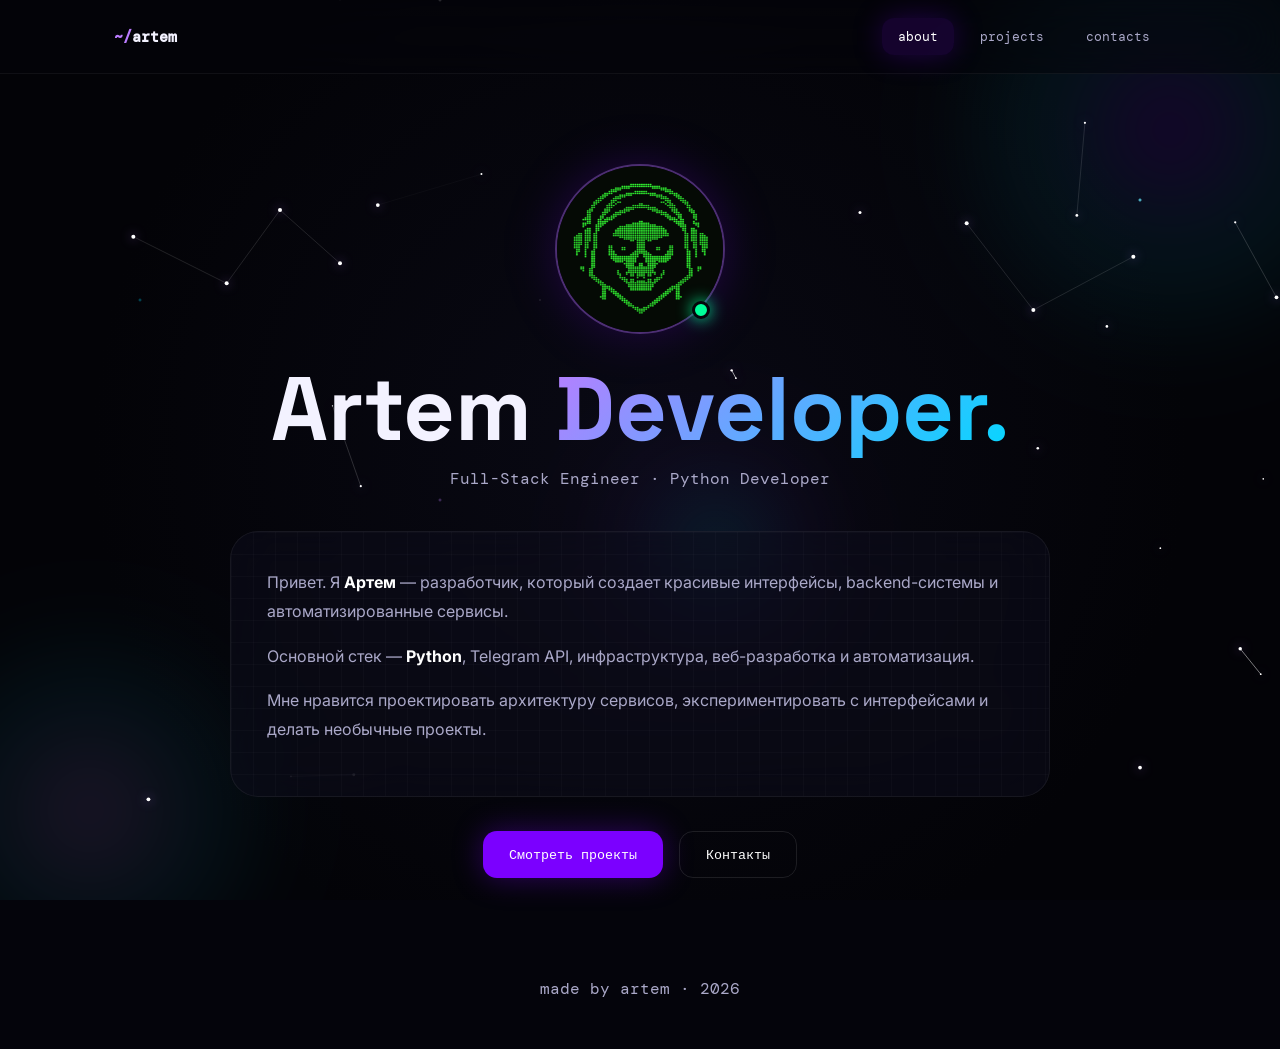
<file: Old/t.html>
<!DOCTYPE html>
<html lang="ru">
<head>
<meta charset="UTF-8" />
<meta name="viewport" content="width=device-width, initial-scale=1.0"/>

<title>Artem — Portfolio</title>

<link rel="preconnect" href="https://fonts.googleapis.com">
<link rel="preconnect" href="https://fonts.gstatic.com" crossorigin>

<link href="https://fonts.googleapis.com/css2?family=Inter:wght@400;500;600;700;800&family=Space+Grotesk:wght@500;700;800&family=DM+Mono:wght@300;400;500&display=swap" rel="stylesheet">

<style>

:root{
  --bg:#04040b;
  --surface:rgba(14,14,28,.55);
  --surface2:rgba(20,20,38,.82);

  --border:rgba(255,255,255,.08);

  --text:#f3f2ff;
  --muted:#aaa8c8;

  --accent:#7b00ff;
  --accent2:#bb7cff;
  --accent3:#00d9ff;

  --radius:28px;
  --blur:24px;

  --font:'Inter', sans-serif;
  --headers:'Space Grotesk', sans-serif;
  --mono:'DM Mono', monospace;
}

*{
  margin:0;
  padding:0;
  box-sizing:border-box;
}

html{
  scroll-behavior:smooth;
}

body{
  background:#04040b;
  color:var(--text);
  font-family:var(--font);
  overflow-x:hidden;
}

/* ===================================================== */
/* SPACE */
/* ===================================================== */

.space{
  position:fixed;
  inset:0;
  overflow:hidden;
  z-index:0;
  background:
    radial-gradient(circle at center,#090914 0%,#030307 70%);
}

/* ===================================================== */
/* GALAXIES */
/* ===================================================== */

.galaxy{
  position:absolute;
  border-radius:50%;
  filter:blur(30px);
  opacity:.18;
  mix-blend-mode:screen;
  pointer-events:none;
}

.g1{
  width:500px;
  height:500px;

  background:
    radial-gradient(circle,
    rgba(123,0,255,.8) 0%,
    rgba(0,217,255,.4) 35%,
    transparent 70%);

  top:-120px;
  right:-140px;

  animation:floatGalaxy1 22s ease-in-out infinite alternate;
}

.g2{
  width:420px;
  height:420px;

  background:
    radial-gradient(circle,
    rgba(187,124,255,.7) 0%,
    rgba(0,217,255,.3) 40%,
    transparent 70%);

  bottom:-120px;
  left:-120px;

  animation:floatGalaxy2 26s ease-in-out infinite alternate;
}

.g3{
  width:280px;
  height:280px;

  background:
    radial-gradient(circle,
    rgba(0,217,255,.6) 0%,
    rgba(123,0,255,.25) 45%,
    transparent 70%);

  top:45%;
  left:45%;

  animation:floatGalaxy3 18s ease-in-out infinite alternate;
}

@keyframes floatGalaxy1{
  from{
    transform:translate(0,0) scale(1);
  }
  to{
    transform:translate(-120px,60px) scale(1.2);
  }
}

@keyframes floatGalaxy2{
  from{
    transform:translate(0,0) scale(1);
  }
  to{
    transform:translate(140px,-80px) scale(1.15);
  }
}

@keyframes floatGalaxy3{
  from{
    transform:translate(0,0);
  }
  to{
    transform:translate(120px,-120px);
  }
}

/* ===================================================== */
/* STARS */
/* ===================================================== */

.stars{
  position:absolute;
  inset:-200%;
  background-repeat:repeat;
  animation:starsMove linear infinite;
}

.layer1{
  background-image:
    radial-gradient(2px 2px at 50px 100px,#fff,transparent),
    radial-gradient(2px 2px at 200px 400px,#fff,transparent),
    radial-gradient(2px 2px at 600px 300px,#bb7cff,transparent),
    radial-gradient(2px 2px at 900px 600px,#00d9ff,transparent),
    radial-gradient(2px 2px at 1200px 200px,#fff,transparent);

  background-size:1400px 1400px;
  animation-duration:240s;
  opacity:.9;
}

.layer2{
  background-image:
    radial-gradient(2px 2px at 100px 200px,#fff,transparent),
    radial-gradient(2px 2px at 400px 700px,#fff,transparent),
    radial-gradient(2px 2px at 900px 300px,#00d9ff,transparent),
    radial-gradient(2px 2px at 1200px 500px,#bb7cff,transparent);

  background-size:1800px 1800px;
  animation-duration:340s;
  opacity:.45;
}

.layer3{
  background-image:
    radial-gradient(1px 1px at 100px 100px,#fff,transparent),
    radial-gradient(1px 1px at 400px 500px,#fff,transparent),
    radial-gradient(1px 1px at 900px 800px,#fff,transparent);

  background-size:1000px 1000px;
  animation-duration:180s;
  opacity:.25;
}

@keyframes starsMove{
  from{
    transform:translate3d(0,0,0);
  }
  to{
    transform:translate3d(-1200px,-600px,0);
  }
}

/* ===================================================== */
/* CONSTELLATIONS */
/* ===================================================== */

.constellations{
  position:absolute;
  inset:0;
  width:100%;
  height:100%;
  overflow:visible;
}

.const-line{
  stroke:rgba(255,255,255,.15);
  stroke-width:1.2;
  animation:pulseLine 4s ease-in-out infinite;
}

.const-star{
  fill:white;
  filter:drop-shadow(0 0 8px rgba(187,124,255,.8));
}

@keyframes pulseLine{
  0%,100%{
    opacity:.25;
  }
  50%{
    opacity:.8;
  }
}

/* ===================================================== */
/* NAV */
/* ===================================================== */

nav{
  position:sticky;
  top:0;
  z-index:50;

  backdrop-filter:blur(var(--blur));
  background:rgba(4,4,11,.5);

  border-bottom:1px solid rgba(255,255,255,.05);
}

.nav-inner{
  max-width:1100px;
  margin:auto;

  padding:18px 24px;

  display:flex;
  justify-content:space-between;
  align-items:center;
}

.logo{
  font-family:var(--mono);
  font-size:15px;
  font-weight:700;
}

.logo span{
  color:var(--accent2);
}

.nav-links{
  display:flex;
  gap:10px;
}

.nav-btn{
  border:none;
  background:transparent;

  color:var(--muted);

  padding:10px 16px;

  border-radius:12px;

  cursor:pointer;

  transition:.25s;

  font-family:var(--mono);
}

.nav-btn:hover{
  color:white;
  background:rgba(255,255,255,.04);
}

.nav-btn.active{
  background:rgba(123,0,255,.15);
  color:white;

  box-shadow:0 0 30px rgba(123,0,255,.25);
}

/* ===================================================== */
/* PAGES */
/* ===================================================== */

.page{
  display:none;
  animation:fade .4s ease;
}

.page.active{
  display:block;
}

@keyframes fade{
  from{
    opacity:0;
    transform:translateY(10px);
  }
  to{
    opacity:1;
    transform:none;
  }
}

.wrapper{
  position:relative;
  z-index:2;

  max-width:1100px;
  margin:auto;

  padding:0 24px;
}

/* ===================================================== */
/* HERO */
/* ===================================================== */

.hero{
  padding:90px 0 50px;
  text-align:center;
}

.avatar-wrap{
  position:relative;

  width:170px;
  height:170px;

  margin:0 auto 30px;
}

.avatar-glow{
  position:absolute;
  inset:-12px;

  border-radius:50%;

  background:
    radial-gradient(circle,
    rgba(123,0,255,.7),
    transparent 70%);

  filter:blur(25px);

  animation:pulseGlow 4s ease infinite;
}

@keyframes pulseGlow{
  0%,100%{
    transform:scale(1);
  }
  50%{
    transform:scale(1.12);
  }
}

.avatar{
  position:relative;
  width:100%;
  height:100%;

  border-radius:50%;
  overflow:hidden;

  border:2px solid rgba(187,124,255,.35);
}

.avatar img{
  width:100%;
  height:100%;
  object-fit:cover;
}

.status{
  position:absolute;

  width:18px;
  height:18px;

  border-radius:50%;

  background:#00ff99;

  right:15px;
  bottom:15px;

  border:3px solid #05050b;

  box-shadow:0 0 16px #00ff99;
}

.hero h1{
  font-family:var(--headers);

  font-size:clamp(48px,9vw,90px);

  line-height:1;

  margin-bottom:14px;
}

.hero h1 span{
  background:linear-gradient(135deg,var(--accent2),var(--accent3));
  -webkit-background-clip:text;
  -webkit-text-fill-color:transparent;
}

.hero-sub{
  color:var(--muted);
  font-family:var(--mono);

  margin-bottom:42px;
}

/* ===================================================== */
/* CARDS */
/* ===================================================== */

.card{
  background:var(--surface);

  border:1px solid rgba(255,255,255,.06);

  border-radius:var(--radius);

  backdrop-filter:blur(var(--blur));

  position:relative;

  overflow:hidden;
}

.card::before{
  content:'';

  position:absolute;
  inset:0;

  background:
    linear-gradient(rgba(255,255,255,.02) 1px, transparent 1px),
    linear-gradient(90deg, rgba(255,255,255,.02) 1px, transparent 1px);

  background-size:22px 22px;

  pointer-events:none;
}

.about{
  max-width:820px;

  margin:auto;

  padding:36px;

  text-align:left;
}

.about p{
  color:var(--muted);
  line-height:1.8;
  margin-bottom:16px;
}

.about strong{
  color:white;
}

/* ===================================================== */
/* BUTTONS */
/* ===================================================== */

.buttons{
  display:flex;
  justify-content:center;
  gap:16px;

  margin-top:34px;

  flex-wrap:wrap;
}

.btn{
  border:none;

  padding:14px 26px;

  border-radius:14px;

  cursor:pointer;

  font-family:var(--mono);

  transition:.25s;
}

.btn-primary{
  background:var(--accent);
  color:white;

  box-shadow:0 0 30px rgba(123,0,255,.35);
}

.btn-primary:hover{
  transform:translateY(-3px);
}

.btn-outline{
  background:transparent;
  color:white;

  border:1px solid rgba(255,255,255,.1);
}

.btn-outline:hover{
  border-color:var(--accent3);
  color:var(--accent3);
}

/* ===================================================== */
/* SECTION */
/* ===================================================== */

.section{
  padding:70px 0;
}

.section-head{
  display:flex;
  align-items:center;
  gap:20px;

  margin-bottom:34px;
}

.section-num{
  font-family:var(--mono);
  color:var(--accent3);
}

.section-title{
  font-family:var(--headers);
  font-size:34px;
}

.section-line{
  flex:1;
  height:1px;
  background:rgba(255,255,255,.08);
}

/* ===================================================== */
/* PROJECTS */
/* ===================================================== */

.projects{
  display:flex;
  flex-direction:column;
  gap:24px;
}

.project{
  padding:34px;

  transition:.3s;
}

.project:hover{
  transform:translateY(-6px);

  background:var(--surface2);

  border-color:rgba(123,0,255,.25);

  box-shadow:0 0 40px rgba(123,0,255,.08);
}

.project-top{
  display:flex;
  justify-content:space-between;
  gap:20px;

  margin-bottom:18px;

  flex-wrap:wrap;
}

.project h3{
  font-family:var(--headers);
  font-size:28px;
}

.date{
  color:var(--muted);
  font-family:var(--mono);
}

.project p{
  color:var(--muted);
  line-height:1.8;

  margin-bottom:24px;
}

.tags{
  display:flex;
  flex-wrap:wrap;
  gap:10px;
}

.tag{
  padding:7px 12px;

  border-radius:10px;

  background:rgba(123,0,255,.12);

  border:1px solid rgba(187,124,255,.12);

  color:#ca9cff;

  font-size:12px;

  font-family:var(--mono);
}

/* ===================================================== */
/* CONTACTS */
/* ===================================================== */

.contacts{
  display:grid;
  grid-template-columns:repeat(auto-fit,minmax(260px,1fr));
  gap:20px;
}

.contact{
  padding:24px;

  display:flex;
  align-items:center;
  gap:18px;

  transition:.3s;
}

.contact:hover{
  transform:translateY(-5px);

  background:var(--surface2);

  border-color:rgba(123,0,255,.25);
}

.contact-icon{
  width:52px;
  height:52px;

  border-radius:14px;

  display:flex;
  align-items:center;
  justify-content:center;

  background:rgba(255,255,255,.04);

  color:var(--accent2);
}

.contact-icon svg{
  width:22px;
  height:22px;
}

.contact-label{
  color:var(--muted);
  font-size:13px;
}

.contact-value{
  font-weight:600;
}

/* ===================================================== */
/* FOOTER */
/* ===================================================== */

footer{
  padding:50px 0;

  text-align:center;

  color:var(--muted);

  font-family:var(--mono);
}

/* ===================================================== */
/* MOBILE */
/* ===================================================== */

@media(max-width:700px){

  .hero{
    padding-top:60px;
  }

  .about{
    padding:28px;
  }

  .project{
    padding:26px;
  }

}

</style>
</head>

<body>

<div class="space">

  <div class="galaxy g1"></div>
  <div class="galaxy g2"></div>
  <div class="galaxy g3"></div>

  <div class="stars layer1"></div>
  <div class="stars layer2"></div>
  <div class="stars layer3"></div>

  <svg class="constellations" viewBox="0 0 1920 1080">

    <line class="const-line" x1="200" y1="220" x2="340" y2="290"/>
    <line class="const-line" x1="340" y1="290" x2="420" y2="180"/>
    <line class="const-line" x1="420" y1="180" x2="510" y2="260"/>

    <circle class="const-star" cx="200" cy="220" r="3"/>
    <circle class="const-star" cx="340" cy="290" r="3"/>
    <circle class="const-star" cx="420" cy="180" r="3"/>
    <circle class="const-star" cx="510" cy="260" r="3"/>

    <line class="const-line" x1="1450" y1="200" x2="1550" y2="330"/>
    <line class="const-line" x1="1550" y1="330" x2="1700" y2="250"/>

    <circle class="const-star" cx="1450" cy="200" r="3"/>
    <circle class="const-star" cx="1550" cy="330" r="3"/>
    <circle class="const-star" cx="1700" cy="250" r="3"/>

  </svg>

</div>

<nav>

  <div class="nav-inner">

    <div class="logo">
      <span>~/</span>artem
    </div>

    <div class="nav-links">
      <button class="nav-btn active" onclick="switchPage('about',event)">about</button>
      <button class="nav-btn" onclick="switchPage('projects',event)">projects</button>
      <button class="nav-btn" onclick="switchPage('contacts',event)">contacts</button>
    </div>

  </div>

</nav>

<div class="wrapper">

  <!-- ABOUT -->

  <div class="page active" id="page-about">

    <section class="hero">

      <div class="avatar-wrap">

        <div class="avatar-glow"></div>

        <div class="avatar">
          <img src="avatar.jpg" alt="avatar">
        </div>

        <div class="status"></div>

      </div>

      <h1>
        Artem
        <span>Developer.</span>
      </h1>

      <div class="hero-sub">
        Full-Stack Engineer · Python Developer
      </div>

      <div class="card about">

        <p>
          Привет. Я <strong>Артем</strong> — разработчик, который создает
          красивые интерфейсы, backend-системы и автоматизированные сервисы.
        </p>

        <p>
          Основной стек — <strong>Python</strong>, Telegram API,
          инфраструктура, веб-разработка и автоматизация.
        </p>

        <p>
          Мне нравится проектировать архитектуру сервисов,
          экспериментировать с интерфейсами и делать необычные проекты.
        </p>

      </div>

      <div class="buttons">

        <button class="btn btn-primary" onclick="switchPage('projects',event)">
          Смотреть проекты
        </button>

        <button class="btn btn-outline" onclick="switchPage('contacts',event)">
          Контакты
        </button>

      </div>

    </section>

  </div>

  <!-- PROJECTS -->

  <div class="page" id="page-projects">

    <section class="section">

      <div class="section-head">
        <div class="section-num">01</div>
        <div class="section-title">Проекты</div>
        <div class="section-line"></div>
      </div>

      <div class="projects">

        <div class="card project">

          <div class="project-top">
            <h3>TOPNET VPN</h3>
            <div class="date">2026</div>
          </div>

          <p>
            VPN сервис внутри Telegram
            с автоматизированным управлением,
            биллингом и системой выдачи подписок.
          </p>

          <div class="tags">
            <div class="tag">Python</div>
            <div class="tag">Docker</div>
            <div class="tag">Linux</div>
            <div class="tag">Aiogram</div>
          </div>

        </div>

        <div class="card project">

          <div class="project-top">
            <h3>Username Monitor</h3>
            <div class="date">2026</div>
          </div>

          <p>
            Асинхронная система мониторинга Telegram username
            с автоматическим быстрым захватом свободных имен.
          </p>

          <div class="tags">
            <div class="tag">Pyrogram</div>
            <div class="tag">Asyncio</div>
            <div class="tag">Telegram API</div>
          </div>

        </div>

      </div>

    </section>

  </div>

  <!-- CONTACTS -->

  <div class="page" id="page-contacts">

    <section class="section">

      <div class="section-head">
        <div class="section-num">02</div>
        <div class="section-title">Контакты</div>
        <div class="section-line"></div>
      </div>

      <div class="contacts">

        <a href="https://github.com/skeletonchikprime" target="_blank" class="card contact">

          <div class="contact-icon">

            <svg viewBox="0 0 24 24" fill="none" stroke="currentColor" stroke-width="2">

              <path d="M9 19c-5 1.5-5-2.5-7-3m14 6v-3.87a3.37 3.37 0 00-.94-2.61c3.14-.35 6.44-1.54 6.44-7A5.44 5.44 0 0020 4.77 5.07 5.07 0 0019.91 1S18.73.65 16 2.48a13.38 13.38 0 00-7 0C6.27.65 5.09 1 5.09 1A5.07 5.07 0 005 4.77a5.44 5.44 0 00-1.5 3.78c0 5.42 3.3 6.61 6.44 7A3.37 3.37 0 009 18.13V22"/>

            </svg>

          </div>

          <div>
            <div class="contact-label">GitHub</div>
            <div class="contact-value">skeletonchikprime</div>
          </div>

        </a>

        <a href="https://t.me/ArtemDevelloper" target="_blank" class="card contact">

          <div class="contact-icon">

            <svg viewBox="0 0 24 24" fill="none" stroke="currentColor" stroke-width="2">

              <line x1="22" y1="2" x2="11" y2="13"/>
              <polygon points="22 2 15 22 11 13 2 9 22 2"/>

            </svg>

          </div>

          <div>
            <div class="contact-label">Telegram</div>
            <div class="contact-value">@ArtemDevelloper</div>
          </div>

        </a>

      </div>

    </section>

  </div>

</div>

<footer>
  made by artem · 2026
</footer>

<script>

function switchPage(page,event){

  document.querySelectorAll('.page').forEach(el=>{
    el.classList.remove('active');
  });

  document.querySelectorAll('.nav-btn').forEach(el=>{
    el.classList.remove('active');
  });

  document.getElementById(`page-${page}`).classList.add('active');

  if(event){
    event.target.classList.add('active');
  }

  window.scrollTo({
    top:0,
    behavior:'smooth'
  });

}

/* ===================================================== */
/* DYNAMIC CONSTELLATIONS */
/* ===================================================== */

const svg = document.querySelector('.constellations');

const stars = [];

for(let i=0;i<25;i++){

  const star = document.createElementNS("http://www.w3.org/2000/svg","circle");

  let x = Math.random()*1920;
  let y = Math.random()*1080;

  star.setAttribute("cx",x);
  star.setAttribute("cy",y);
  star.setAttribute("r",Math.random()*2+1);
  star.setAttribute("class","const-star");

  svg.appendChild(star);

  stars.push({
    el:star,
    x,
    y,
    vx:(Math.random()-.5)*0.3,
    vy:(Math.random()-.5)*0.3
  });

}

function animateStars(){

  document.querySelectorAll('.dynamic-line').forEach(e=>e.remove());

  for(let i=0;i<stars.length;i++){

    const s = stars[i];

    s.x += s.vx;
    s.y += s.vy;

    if(s.x < 0 || s.x > 1920) s.vx *= -1;
    if(s.y < 0 || s.y > 1080) s.vy *= -1;

    s.el.setAttribute("cx",s.x);
    s.el.setAttribute("cy",s.y);

    for(let j=i+1;j<stars.length;j++){

      const s2 = stars[j];

      const dx = s.x - s2.x;
      const dy = s.y - s2.y;

      const dist = Math.sqrt(dx*dx + dy*dy);

      if(dist < 170){

        const line = document.createElementNS("http://www.w3.org/2000/svg","line");

        line.setAttribute("x1",s.x);
        line.setAttribute("y1",s.y);

        line.setAttribute("x2",s2.x);
        line.setAttribute("y2",s2.y);

        line.setAttribute("class","dynamic-line");

        line.style.stroke = `rgba(255,255,255,${1-dist/170})`;
        line.style.strokeWidth = "1";

        svg.appendChild(line);

      }

    }

  }

  requestAnimationFrame(animateStars);

}

animateStars();

</script>

</body>
</html>
</file>
<file: style.css>
/* ============================================================
   TOKENS
============================================================ */
:root{
  --bg:            #07050e;
  --bg-soft:       #0c0916;
  --surface:       rgba(255,255,255,0.035);
  --surface-hover: rgba(255,255,255,0.06);
  --border:        rgba(168,131,255,0.22);
  --border-hover:  rgba(168,131,255,0.48);

  --purple-deep:   #3b1373;
  --purple:        #7c3aed;
  --purple-2:      #a855f7;
  --purple-soft:   #c4b5fd;

  --green:         #39ffa0;
  --green-dim:     #1f8f5f;

  --text:          #ede9f7;
  --text-dim:      #a89dc4;
  --text-faint:    #6c6285;

  --danger:        #ff5c7a;

  --font-display: 'Space Grotesk', sans-serif;
  --font-body:    'Inter', sans-serif;
  --font-mono:    'JetBrains Mono', monospace;

  --radius: 16px;
  --ease: cubic-bezier(.22,1,.36,1);
}

*{ margin:0; padding:0; box-sizing:border-box; }

html{ scroll-behavior:smooth; }

body{
  background: var(--bg);
  color: var(--text);
  font-family: var(--font-body);
  line-height: 1.6;
  overflow-x: hidden;
  min-height: 100vh;
}

.mono{ font-family: var(--font-mono); letter-spacing:.02em; }

::selection{ background: var(--purple); color:#fff; }

a{ color:inherit; text-decoration:none; }

h1,h2,h3{
  font-family: var(--font-display);
  font-weight: 600;
  letter-spacing: -0.02em;
}

img{ max-width:100%; display:block; }

@media (prefers-reduced-motion: reduce){
  *{ animation-duration:.01ms !important; animation-iteration-count:1 !important; transition-duration:.01ms !important; scroll-behavior:auto !important; }
}

/* ============================================================
   BACKGROUND FX — starfield / nebula / grain
============================================================ */
#starfield{
  position: fixed;
  inset: 0;
  width: 100%;
  height: 100%;
  z-index: -3;
  touch-action: none;   /* ← предотвращаем скролл при таче на звёздном поле */
  background:
    radial-gradient(ellipse 130% 90% at 50% -10%, #2a1454 0%, transparent 58%),
    radial-gradient(ellipse 90% 70% at 90% 100%, #200f42 0%, transparent 60%),
    var(--bg);
}

.nebula{
  position: fixed;
  border-radius: 50%;
  filter: blur(90px);
  z-index: -2;
  pointer-events: none;
  opacity: .65;
}
.nebula-1{
  width: 52vw; height: 52vw;
  top: -12vw; right: -12vw;
  background: radial-gradient(circle, rgba(124,58,237,.45), transparent 70%);
  animation: drift1 26s ease-in-out infinite;
}
.nebula-2{
  width: 44vw; height: 44vw;
  bottom: -4vw; left: -10vw;
  background: radial-gradient(circle, rgba(147,51,234,.28), transparent 70%);
  animation: drift2 32s ease-in-out infinite;
}
.nebula-3{
  width: 34vw; height: 34vw;
  top: 38%; left: 32%;
  background: radial-gradient(circle, rgba(57,255,160,.1), transparent 70%);
  animation: drift1 38s ease-in-out infinite reverse;
}
@keyframes drift1{
  0%,100%{ transform: translate(0,0) scale(1); }
  50%{ transform: translate(-4%, 4%) scale(1.08); }
}
@keyframes drift2{
  0%,100%{ transform: translate(0,0) scale(1); }
  50%{ transform: translate(5%, -3%) scale(1.05); }
}

.grain{
  position: fixed;
  inset: 0;
  z-index: -1;
  pointer-events: none;
  opacity: .035;
  background-image: url("data:image/svg+xml,%3Csvg xmlns='http://www.w3.org/2000/svg' width='120' height='120'%3E%3Cfilter id='n'%3E%3CfeTurbulence type='fractalNoise' baseFrequency='0.9' numOctaves='2' stitchTiles='stitch'/%3E%3C/filter%3E%3Crect width='100%25' height='100%25' filter='url(%23n)'/%3E%3C/svg%3E");
  mix-blend-mode: overlay;
}

/* ============================================================
   NAV
============================================================ */
.nav{
  position: fixed;
  top: 0; left: 0; right: 0;
  z-index: 100;
  padding: 18px 24px;
  transition: background .4s var(--ease), border-color .4s var(--ease), backdrop-filter .4s var(--ease);
}
.nav.scrolled{
  background: rgba(7,5,14,.72);
  backdrop-filter: blur(16px) saturate(140%);
  border-bottom: 1px solid var(--border);
}
.nav-inner{
  max-width: 1180px;
  margin: 0 auto;
  display: flex;
  align-items: center;
  justify-content: space-between;
}
.logo{
  font-family: var(--font-display);
  font-weight: 700;
  font-size: 1.25rem;
  letter-spacing: .04em;
  display: flex;
  align-items: center;
  gap: 8px;
  transition: opacity .25s var(--ease);
}
.logo:hover{ opacity: .8; }
.logo-dot{
  width: 7px; height: 7px;
  border-radius: 50%;
  background: var(--green);
  box-shadow: 0 0 10px 2px rgba(57,255,160,.7);
  animation: pulse-dot 2.2s ease-in-out infinite;
}
@keyframes pulse-dot{
  0%,100%{ opacity:1; transform:scale(1); }
  50%{ opacity:.5; transform:scale(1.3); }
}

.pills{
  position: relative;
  display: flex;
  gap: 4px;
  background: rgba(255,255,255,.03);
  border: 1px solid var(--border);
  padding: 5px;
  border-radius: 999px;
  backdrop-filter: blur(10px);
}
.pill{
  position: relative;
  z-index: 2;
  overflow: hidden;
  padding: 9px 18px;
  font-size: .88rem;
  font-weight: 500;
  color: var(--text-dim);
  border-radius: 999px;
  transition: color .3s var(--ease), transform .25s var(--ease);
}
.pill:hover{ color: var(--text); transform: translateY(-2px); }
.pill:active{ transform: translateY(0) scale(.93); }
.pill.active{ color: #fff; }
.pill-glow{
  position: absolute;
  top: 5px; left: 5px;
  height: calc(100% - 10px);
  width: 0;
  border-radius: 999px;
  background: linear-gradient(135deg, var(--purple), var(--purple-2));
  transition: transform .45s var(--ease), width .45s var(--ease);
  z-index: 1;
}

.burger{
  position: relative;
  overflow: hidden;
  display: none;
  flex-direction: column;
  gap: 5px;
  background: none;
  border: none;
  cursor: pointer;
  padding: 8px;
  border-radius: 10px;
  transition: transform .2s var(--ease), background .25s var(--ease);
}
.burger:hover{ background: rgba(255,255,255,.05); transform: translateY(-2px); }
.burger:active{ transform: scale(.86); background: rgba(255,255,255,.06); }
.burger span{
  width: 22px; height: 2px;
  background: var(--text);
  border-radius: 2px;
  transform-origin: center;
  transition: transform .35s var(--ease), opacity .2s var(--ease);
}
.burger.open span:nth-child(1){ transform: translateY(7px) rotate(45deg); }
.burger.open span:nth-child(2){ opacity: 0; transform: scaleX(0); }
.burger.open span:nth-child(3){ transform: translateY(-7px) rotate(-45deg); }

.mobile-menu{
  display: grid;
  grid-template-rows: 0fr;
  margin-top: 0;
  background: rgba(12,9,22,.96);
  border: 1px solid transparent;
  border-radius: 14px;
  backdrop-filter: blur(16px);
  opacity: 0;
  transform: translateY(-10px) scale(.96);
  transform-origin: top right;
  filter: blur(6px);
  transition: grid-template-rows .4s var(--ease), margin-top .4s var(--ease),
              opacity .32s var(--ease), transform .4s var(--ease), filter .35s var(--ease), border-color .4s var(--ease);
}
.mobile-menu.open{
  grid-template-rows: 1fr;
  margin-top: 12px;
  opacity: 1;
  transform: translateY(0) scale(1);
  filter: blur(0);
  border-color: var(--border);
}
.mobile-menu-inner{
  overflow: hidden;
  display: flex;
  flex-direction: column;
  gap: 2px;
  padding: 0 8px;
  transition: padding .4s var(--ease);
}
.mobile-menu.open .mobile-menu-inner{ padding: 8px; }
.mobile-menu a{
  padding: 12px 14px;
  border-radius: 10px;
  color: var(--text-dim);
  font-weight: 500;
  opacity: 0;
  transform: translateX(-10px);
  transition: opacity .3s var(--ease), transform .3s var(--ease), color .25s var(--ease), background .25s var(--ease);
}
.mobile-menu.open a{ opacity: 1; transform: translateX(0); }
.mobile-menu.open a:nth-child(1){ transition-delay: .08s; }
.mobile-menu.open a:nth-child(2){ transition-delay: .13s; }
.mobile-menu.open a:nth-child(3){ transition-delay: .18s; }
.mobile-menu.open a:nth-child(4){ transition-delay: .23s; }
.mobile-menu.closing a:nth-child(1){ transition-delay: .16s; }
.mobile-menu.closing a:nth-child(2){ transition-delay: .11s; }
.mobile-menu.closing a:nth-child(3){ transition-delay: .06s; }
.mobile-menu.closing a:nth-child(4){ transition-delay: 0s; }
.mobile-menu a.active{ color:#fff; background: rgba(124,58,237,.18); }
.mobile-menu a:hover{ color: var(--text); background: rgba(255,255,255,.05); }
.mobile-menu a:active{ background: rgba(124,58,237,.3); transform: scale(.97); }

@media (max-width: 760px){
  .pills{ display:none; }
  .burger{ display:flex; }
}

/* ============================================================
   HERO
============================================================ */
.hero{
  position: relative;
  min-height: 100svh;
  display: flex;
  flex-direction: column;
  align-items: center;
  justify-content: center;
  text-align: center;
  padding: 120px 24px 80px;
  overflow: hidden;
}

.hero-content{ max-width: 720px; position: relative; z-index: 2; }

.eyebrow{
  display: inline-block;
  font-size: .8rem;
  color: var(--green);
  margin-bottom: 18px;
  opacity: 0;
  animation: rise .7s var(--ease) .1s forwards, eyebrow-glow 3s ease-in-out infinite 1.2s;
}
@keyframes eyebrow-glow{
  0%,100%{ text-shadow: 0 0 0 transparent; }
  50%{ text-shadow: 0 0 10px rgba(57,255,160,.65); }
}
.hero-title{
  font-size: clamp(2.4rem, 6vw, 4.2rem);
  line-height: 1.05;
  margin-bottom: 22px;
  opacity: 0;
  animation: rise .8s var(--ease) .22s forwards;
}
.accent{
  background: linear-gradient(120deg, var(--purple-2), var(--green) 90%);
  -webkit-background-clip: text;
  background-clip: text;
  color: transparent;
}
.hero-typed-line{
  font-size: 1.05rem;
  color: var(--purple-soft);
  min-height: 1.6em;
  margin-bottom: 22px;
  opacity: 0;
  animation: rise .8s var(--ease) .34s forwards;
}
.typed-prefix{ color: var(--green); margin-right: 8px; }
.cursor{
  display: inline-block;
  color: var(--green);
  animation: blink 1s step-end infinite;
}
@keyframes blink{ 50%{ opacity:0; } }

.hero-desc{
  color: var(--text-dim);
  font-size: 1.02rem;
  max-width: 540px;
  margin: 0 auto 34px;
  opacity: 0;
  animation: rise .8s var(--ease) .46s forwards;
}
.hero-cta{
  display: flex;
  gap: 14px;
  justify-content: center;
  flex-wrap: wrap;
  opacity: 0;
  animation: rise .8s var(--ease) .58s forwards;
}
@keyframes rise{
  from{ opacity:0; transform: translateY(18px); }
  to{ opacity:1; transform: translateY(0); }
}

.scroll-indicator{
  position: absolute;
  bottom: 30px;
  left: 50%;
  width: 26px; height: 42px;
  border: 2px solid var(--border-hover);
  border-radius: 14px;
  display: flex;
  justify-content: center;
  padding-top: 8px;
  opacity: 0;
  z-index: 2;
  transform: translateX(-50%);
  animation: rise .8s var(--ease) .8s forwards, bob 2.2s ease-in-out 1.8s infinite;
  transition: border-color .3s var(--ease);
}
.scroll-indicator:hover{ border-color: var(--green); }
.scroll-indicator span{
  width: 4px; height: 8px;
  border-radius: 2px;
  background: var(--green);
  animation: scroll-dot 1.8s ease-in-out infinite;
}
@keyframes bob{
  0%,100%{ transform: translateX(-50%) translateY(0); }
  50%{ transform: translateX(-50%) translateY(8px); }
}
@keyframes scroll-dot{
  0%{ opacity:1; transform: translateY(0); }
  70%{ opacity:0; transform: translateY(14px); }
  100%{ opacity:0; transform: translateY(0); }
}

.btn{
  position: relative;
  overflow: hidden;
  padding: 13px 26px;
  border-radius: 12px;
  font-weight: 600;
  font-size: .92rem;
  transition: transform .3s var(--ease), box-shadow .3s var(--ease), border-color .3s var(--ease), background .3s var(--ease), filter .3s var(--ease);
  display: inline-flex; align-items:center; gap:8px;
}
.btn::after{
  content: '';
  position: absolute;
  top: 0; left: -60%;
  width: 40%; height: 100%;
  background: linear-gradient(120deg, transparent, rgba(255,255,255,.35), transparent);
  transform: skewX(-20deg);
  transition: left .6s var(--ease);
  pointer-events: none;
}
.btn:hover::after{ left: 130%; }
.btn:active{ transform: scale(.96); }
.btn-primary{
  background: linear-gradient(135deg, var(--purple), #5b21b6);
  color: #fff;
  box-shadow: 0 8px 24px rgba(124,58,237,.35);
}
.btn-primary:hover{ transform: translateY(-3px); box-shadow: 0 14px 32px rgba(124,58,237,.5); }
.btn-ghost{
  border: 1px solid var(--border);
  color: var(--text);
  background: rgba(255,255,255,.02);
}
.btn-ghost:hover{ border-color: var(--border-hover); background: rgba(255,255,255,.05); transform: translateY(-3px); }


/* ============================================================
   SECTIONS
============================================================ */
.section{
  position: relative;
  max-width: 1180px;
  margin: 0 auto;
  padding: 110px 24px;
}
.section.alt{ max-width: 100%; background: linear-gradient(180deg, transparent, rgba(124,58,237,.1), transparent); }
.section.alt > *{ max-width: 1180px; margin-left:auto; margin-right:auto; }

.section-head{ margin-bottom: 52px; max-width: 620px; }
.section-head h2{ font-size: clamp(1.8rem,4vw,2.6rem); margin: 10px 0 14px; }
.section-head p{ color: var(--text-dim); font-size: 1.02rem; }

.reveal{ opacity: 0; transform: translateY(28px) scale(.97); transition: opacity .7s var(--ease), transform .7s var(--ease); }
.reveal.in-view{ opacity: 1; transform: translateY(0) scale(1); }

/* ============================================================
   FILTER PILLS (categories)
============================================================ */
.filter-bar-wrap{ position: relative; margin: -14px 0 30px; }
.filter-bar{
  position: relative;
  display: flex;
  gap: 8px;
  overflow-x: auto;
  scroll-snap-type: x proximity;
  padding: 6px 22px;
  scrollbar-width: none;
  -ms-overflow-style: none;
  cursor: grab;
  mask-image: linear-gradient(to right, transparent, black 30px, black calc(100% - 30px), transparent);
  -webkit-mask-image: linear-gradient(to right, transparent, black 30px, black calc(100% - 30px), transparent);
}
.filter-bar.dragging{ cursor: grabbing; scroll-snap-type: none; }
.filter-bar::-webkit-scrollbar{ display: none; }
.filter-bar:empty{ display: none; }
.filter-glow{
  position: absolute;
  top: 6px; left: 22px;
  height: calc(100% - 12px);
  width: 0;
  border-radius: 999px;
  background: linear-gradient(135deg, var(--purple), var(--purple-2));
  transition: transform .45s var(--ease), width .45s var(--ease);
  pointer-events: none;
  z-index: 1;
}
.filter-pill{
  position: relative;
  z-index: 2;
  overflow: hidden;
  scroll-snap-align: center;
  flex-shrink: 0;
  padding: 9px 18px;
  font-size: .85rem;
  font-weight: 500;
  color: var(--text-dim);
  background: rgba(255,255,255,.04);
  border: none;
  border-radius: 999px;
  cursor: pointer;
  -webkit-tap-highlight-color: transparent;
  -webkit-user-select: none; user-select: none;
  transition: color .3s var(--ease), background .3s var(--ease), transform .22s var(--ease);
}
.filter-pill:hover{ color: var(--text); background: rgba(124,58,237,.35); transform: translateY(-2px); }
.filter-pill:active{ transform: translateY(0) scale(.93); }
.filter-pill.active{ color: #fff; }

/* ============================================================
   CARDS GRID
============================================================ */
.cards-grid{
  display: grid;
  grid-template-columns: repeat(auto-fill, minmax(320px, 1fr));
  gap: 22px;
}
.loader{ color: var(--text-faint); grid-column: 1/-1; padding: 40px 0; text-align:center; animation: pulse-op 1.6s ease-in-out infinite; }
@keyframes pulse-op{ 0%,100%{ opacity:.5; } 50%{ opacity:1; } }

.card{
  position: relative;
  overflow: hidden;
  background: var(--surface);
  border: 1px solid var(--border);
  border-radius: var(--radius);
  padding: 26px;
  display: flex;
  flex-direction: column;
  gap: 14px;
  opacity: 0;
  transform: translateY(24px);
  transition: opacity .6s var(--ease), transform .6s var(--ease), border-color .35s var(--ease), background .35s var(--ease), box-shadow .35s var(--ease);
}
.card::before{
  content: '';
  position: absolute;
  inset: 0;
  background: radial-gradient(280px circle at var(--mx, 50%) var(--my, 50%), rgba(124,58,237,.22), transparent 70%);
  opacity: 0;
  transition: opacity .4s var(--ease);
  pointer-events: none;
}
.card:hover::before{ opacity: 1; }
.card.in-view{ opacity: 1; transform: translateY(0); }
.card.card-hidden{
  opacity: 0;
  transform: scale(.92) translateY(6px);
  pointer-events: none;
}
.card:hover{
  border-color: var(--border-hover);
  background: var(--surface-hover);
  box-shadow: 0 16px 40px -12px rgba(124,58,237,.35);
  transform: translateY(-6px);
}

.card-top{ display:flex; align-items:center; justify-content:space-between; gap:10px; }
.date{ color: var(--text-faint); font-size: .78rem; }

.status{
  display: inline-flex;
  align-items: center;
  gap: 7px;
  font-size: .74rem;
  font-weight: 600;
  padding: 5px 11px;
  border-radius: 999px;
  font-family: var(--font-mono);
  letter-spacing: .02em;
}
.status .sdot{ width:6px; height:6px; border-radius:50%; }

.status-online{ color: var(--green); background: rgba(57,255,160,.1); border:1px solid rgba(57,255,160,.25); }
.status-online .sdot{ background: var(--green); box-shadow: 0 0 8px rgba(57,255,160,.8); animation: pulse-dot 2s infinite; }

.status-offline{ color: #b0a8c9; background: rgba(255,255,255,.04); border:1px solid rgba(255,255,255,.08); }
.status-offline .sdot{ background: var(--text-faint); }

.status-dev{ color: var(--purple-soft); background: rgba(124,58,237,.12); border:1px solid rgba(124,58,237,.3); }
.status-dev .sdot{ background: var(--purple-2); box-shadow: 0 0 8px rgba(168,85,247,.7); }

.status-beta{ color: #ffd479; background: rgba(255,196,64,.1); border:1px solid rgba(255,196,64,.28); }
.status-beta .sdot{ background: #ffc440; }

.status-release{ color: var(--green); background: rgba(57,255,160,.1); border:1px solid rgba(57,255,160,.25); }
.status-release .sdot{ background: var(--green); box-shadow: 0 0 8px rgba(57,255,160,.8); }

.status-default{ color: var(--text-dim); background: rgba(255,255,255,.04); border:1px solid var(--border); }
.status-default .sdot{ background: var(--text-dim); }

.card h3{ font-size: 1.18rem; }
.card .desc{ color: var(--text-dim); font-size: .92rem; line-height:1.55; flex-grow:1; }

.tags{ display:flex; flex-wrap:wrap; gap:8px; }
.tag{
  font-family: var(--font-mono);
  font-size: .72rem;
  color: var(--purple-soft);
  background: rgba(124,58,237,.1);
  border: 1px solid rgba(124,58,237,.25);
  padding: 4px 10px;
  border-radius: 999px;
  transition: transform .25s var(--ease), background .25s var(--ease), border-color .25s var(--ease);
}
.tag:hover{
  transform: translateY(-2px);
  background: rgba(124,58,237,.2);
  border-color: rgba(124,58,237,.45);
}

.card-client{
  display: flex;
  align-items: center;
  gap: 8px;
  font-size: .82rem;
  color: var(--text-faint);
  padding-top: 10px;
  border-top: 1px solid var(--border);
}
.card-client a{ color: var(--text-dim); transition: color .25s var(--ease); }
.card-client a:hover{ color: var(--green); }

.card-actions{ display:flex; gap:10px; flex-wrap:wrap; }
.card-actions a, .card-actions span{
  position: relative;
  overflow: hidden;
  font-size: .82rem;
  font-weight: 600;
  padding: 9px 15px;
  border-radius: 10px;
  display: inline-flex; align-items:center; gap:6px;
  transition: transform .25s var(--ease), background .25s var(--ease), border-color .25s var(--ease), box-shadow .3s var(--ease), filter .3s var(--ease);
}
.card-actions a:active{ transform: scale(.95); }
.action-live{ background: linear-gradient(135deg, var(--purple), #5b21b6); color:#fff; }
.action-live:hover{ transform: translateY(-2px); }
.action-github{ border:1px solid var(--border); color: var(--text); }
.action-github:hover{ border-color: var(--border-hover); transform: translateY(-2px); }
.action-muted{ color: var(--text-faint); border:1px dashed var(--border); cursor:default; }

/* ============================================================
   ABOUT
============================================================ */
.about-grid{
  display: grid;
  grid-template-columns: 1.3fr 1fr;
  gap: 50px;
  align-items: start;
}
.about-text h2{ font-size: clamp(1.8rem,4vw,2.6rem); margin: 10px 0 18px; }
.about-text .lead{ font-size: 1.15rem; color: var(--text); margin-bottom: 16px; font-family: var(--font-display); font-weight:500; }
.about-text p:not(.lead){ color: var(--text-dim); margin-bottom: 22px; }
.skills{ display:flex; flex-wrap:wrap; gap:10px; }

.about-stats{
  display: grid;
  grid-template-columns: 1fr 1fr;
  gap: 16px;
}
.stat-card{
  position: relative;
  overflow: hidden;
  background: var(--surface);
  border: 1px solid var(--border);
  border-radius: var(--radius);
  padding: 26px 20px;
  text-align:center;
  transition: border-color .3s var(--ease), transform .3s var(--ease);
}
.stat-card::before{
  content: '';
  position: absolute;
  inset: 0;
  background: radial-gradient(220px circle at var(--mx, 50%) var(--my, 50%), rgba(124,58,237,.2), transparent 70%);
  opacity: 0;
  transition: opacity .4s var(--ease);
  pointer-events: none;
}
.stat-card:hover::before{ opacity: 1; }
.stat-card:hover{ border-color: var(--border-hover); transform: translateY(-4px); }
.stat-num{
  display:block;
  font-family: var(--font-display);
  font-size: 2.3rem;
  font-weight: 700;
  background: linear-gradient(120deg, var(--purple-2), var(--green));
  -webkit-background-clip:text; background-clip:text; color:transparent;
  transition: filter .3s var(--ease);
}
.stat-card:hover .stat-num{ filter: drop-shadow(0 0 14px rgba(168,85,247,.55)); }
.stat-label{ color: var(--text-faint); font-size: .74rem; text-transform:uppercase; letter-spacing:.06em; }

@media (max-width: 860px){
  .about-grid{ grid-template-columns: 1fr; }
}

/* ============================================================
   CONTACTS
============================================================ */
.contacts-grid{
  display: grid;
  grid-template-columns: repeat(auto-fit, minmax(260px,1fr));
  gap: 18px;
}
.contact-card{
  position: relative;
  overflow: hidden;
  display: flex;
  align-items: center;
  gap: 16px;
  background: var(--surface);
  border: 1px solid var(--border);
  border-radius: var(--radius);
  padding: 20px;
  transition: transform .3s var(--ease), border-color .3s var(--ease), background .3s var(--ease), box-shadow .35s var(--ease);
}
.contact-card::before{
  content: '';
  position: absolute;
  inset: 0;
  background: radial-gradient(220px circle at var(--mx, 50%) var(--my, 50%), rgba(124,58,237,.2), transparent 70%);
  opacity: 0;
  transition: opacity .4s var(--ease);
  pointer-events: none;
}
.contact-card:hover::before{ opacity: 1; }
.contact-card::after{
  content: '';
  position: absolute;
  top: 0; left: 8%;
  width: 84%; height: 2px;
  border-radius: 2px;
  background: linear-gradient(90deg, transparent, rgba(255,255,255,.85), transparent);
  opacity: 0;
  transform: translateY(-5px) scaleX(.4);
  transition: opacity .35s var(--ease), transform .35s var(--ease);
  pointer-events: none;
}
.contact-card:hover::after{ opacity: 1; transform: translateY(0) scaleX(1); }
.contact-card:hover{
  transform: translateY(-5px);
  border-color: var(--border-hover);
  background: var(--surface-hover);
  box-shadow: 0 14px 30px -14px rgba(124,58,237,.4);
}
.contact-card:active{ transform: translateY(-2px) scale(.98); }
.contact-icon{
  width: 44px; height: 44px;
  flex-shrink:0;
  border-radius: 12px;
  display:flex; align-items:center; justify-content:center;
  background: rgba(124,58,237,.14);
  border: 1px solid rgba(124,58,237,.3);
  color: var(--purple-soft);
  transition: transform .35s var(--ease), background .3s var(--ease), color .3s var(--ease);
}
.contact-card:hover .contact-icon{
  transform: rotate(-8deg) scale(1.08);
  background: rgba(124,58,237,.28);
  color: #fff;
}
.contact-icon svg{ width:22px; height:22px; }
.contact-body{ display:flex; flex-direction:column; gap:3px; }
.contact-label{ color: var(--text-faint); font-size: .72rem; text-transform:uppercase; letter-spacing:.06em; }
.contact-value{ font-weight:600; }

/* ============================================================
   FOOTER
============================================================ */
.footer{
  display:flex; align-items:center; justify-content:center;
  max-width: 1180px; margin:0 auto;
  padding: 40px 24px 60px;
  color: var(--text-faint);
  font-size: .78rem;
  flex-wrap: wrap;
  gap: 12px;
}

/* ============================================================
   RESPONSIVE
============================================================ */
@media (max-width: 640px){
  .section{ padding: 80px 20px; }
  .hero{ padding-top:110px; }
}

/* ============================================================
   RIPPLE EFFECT (клик-вспышка на всех кнопках)
============================================================ */
.ripple-fx{
  position: absolute;
  border-radius: 50%;
  background: radial-gradient(circle, rgba(255,255,255,.65) 0%, rgba(168,85,247,.35) 45%, transparent 72%);
  transform: scale(0);
  opacity: 1;
  pointer-events: none;
  z-index: 6;
  animation: ripple-pop .7s cubic-bezier(.22,.9,.32,1) forwards;
}
@keyframes ripple-pop{
  0%{ transform: scale(0); opacity: .85; }
  60%{ opacity: .4; }
  100%{ transform: scale(1); opacity: 0; }
}
@media (prefers-reduced-motion: reduce){
  .ripple-fx{ animation: none; display: none; }
}

/* ============================================================
   ENHANCED HOVER — сильнее выделение всех кнопок (без свечения)
============================================================ */
.btn:hover{
  filter: brightness(1.1);
}
.btn-primary:hover{
  transform: translateY(-4px) scale(1.015);
}
.btn-ghost:hover{
  transform: translateY(-4px) scale(1.015);
}

.pill:hover{
  transform: translateY(-2px) scale(1.05);
}

.filter-pill:hover{
  transform: translateY(-2px) scale(1.05);
}

.card-actions a:hover{
  filter: brightness(1.12);
}

.contact-card:hover{
  box-shadow: 0 20px 44px -16px rgba(124,58,237,.55), 0 0 0 1px rgba(124,58,237,.25) inset;
}
.contact-card:hover .contact-icon{
  box-shadow: 0 0 18px rgba(124,58,237,.55);
}

.burger:hover{
  box-shadow: 0 0 16px rgba(124,58,237,.35);
}

/* ============================================================
   MAGNETIC HOVER — притяжение к курсору (без свечения)
============================================================ */
@media (hover: hover) and (pointer: fine){

  .btn, .pill, .filter-pill, .card-actions a, .contact-card, .burger{
    transition: transform .35s var(--ease), background .3s var(--ease), filter .3s var(--ease);
  }
  .btn.magnet-active, .pill.magnet-active, .filter-pill.magnet-active,
  .card-actions a.magnet-active, .contact-card.magnet-active, .burger.magnet-active{
    transition: transform .12s ease-out, filter .3s var(--ease);
  }

  .btn-primary.magnet-active:hover{
    transform: translate(var(--magnet-x,0px), calc(var(--magnet-y,0px) - 4px)) scale(1.04);
  }
  .btn-ghost.magnet-active:hover{
    transform: translate(var(--magnet-x,0px), calc(var(--magnet-y,0px) - 4px)) scale(1.04);
  }
  .pill.magnet-active:hover{
    transform: translate(var(--magnet-x,0px), calc(var(--magnet-y,0px) - 2px)) scale(1.08);
  }
  .filter-pill.magnet-active:hover{
    transform: translate(var(--magnet-x,0px), calc(var(--magnet-y,0px) - 2px)) scale(1.08);
  }
  .card-actions a.magnet-active:hover{
    transform: translate(var(--magnet-x,0px), calc(var(--magnet-y,0px) - 3px)) scale(1.05);
  }
  .contact-card.magnet-active:hover{
    transform: translate(calc(var(--magnet-x,0px) * .6), calc(var(--magnet-y,0px) * .6 - 5px)) scale(1.015);
  }
  .burger.magnet-active:hover{
    transform: translate(var(--magnet-x,0px), var(--magnet-y,0px)) scale(1.1);
  }
}

@media (prefers-reduced-motion: reduce){
  .btn, .pill, .filter-pill, .card-actions a, .contact-card, .burger{
    animation: none !important;
  }
}
</file>
